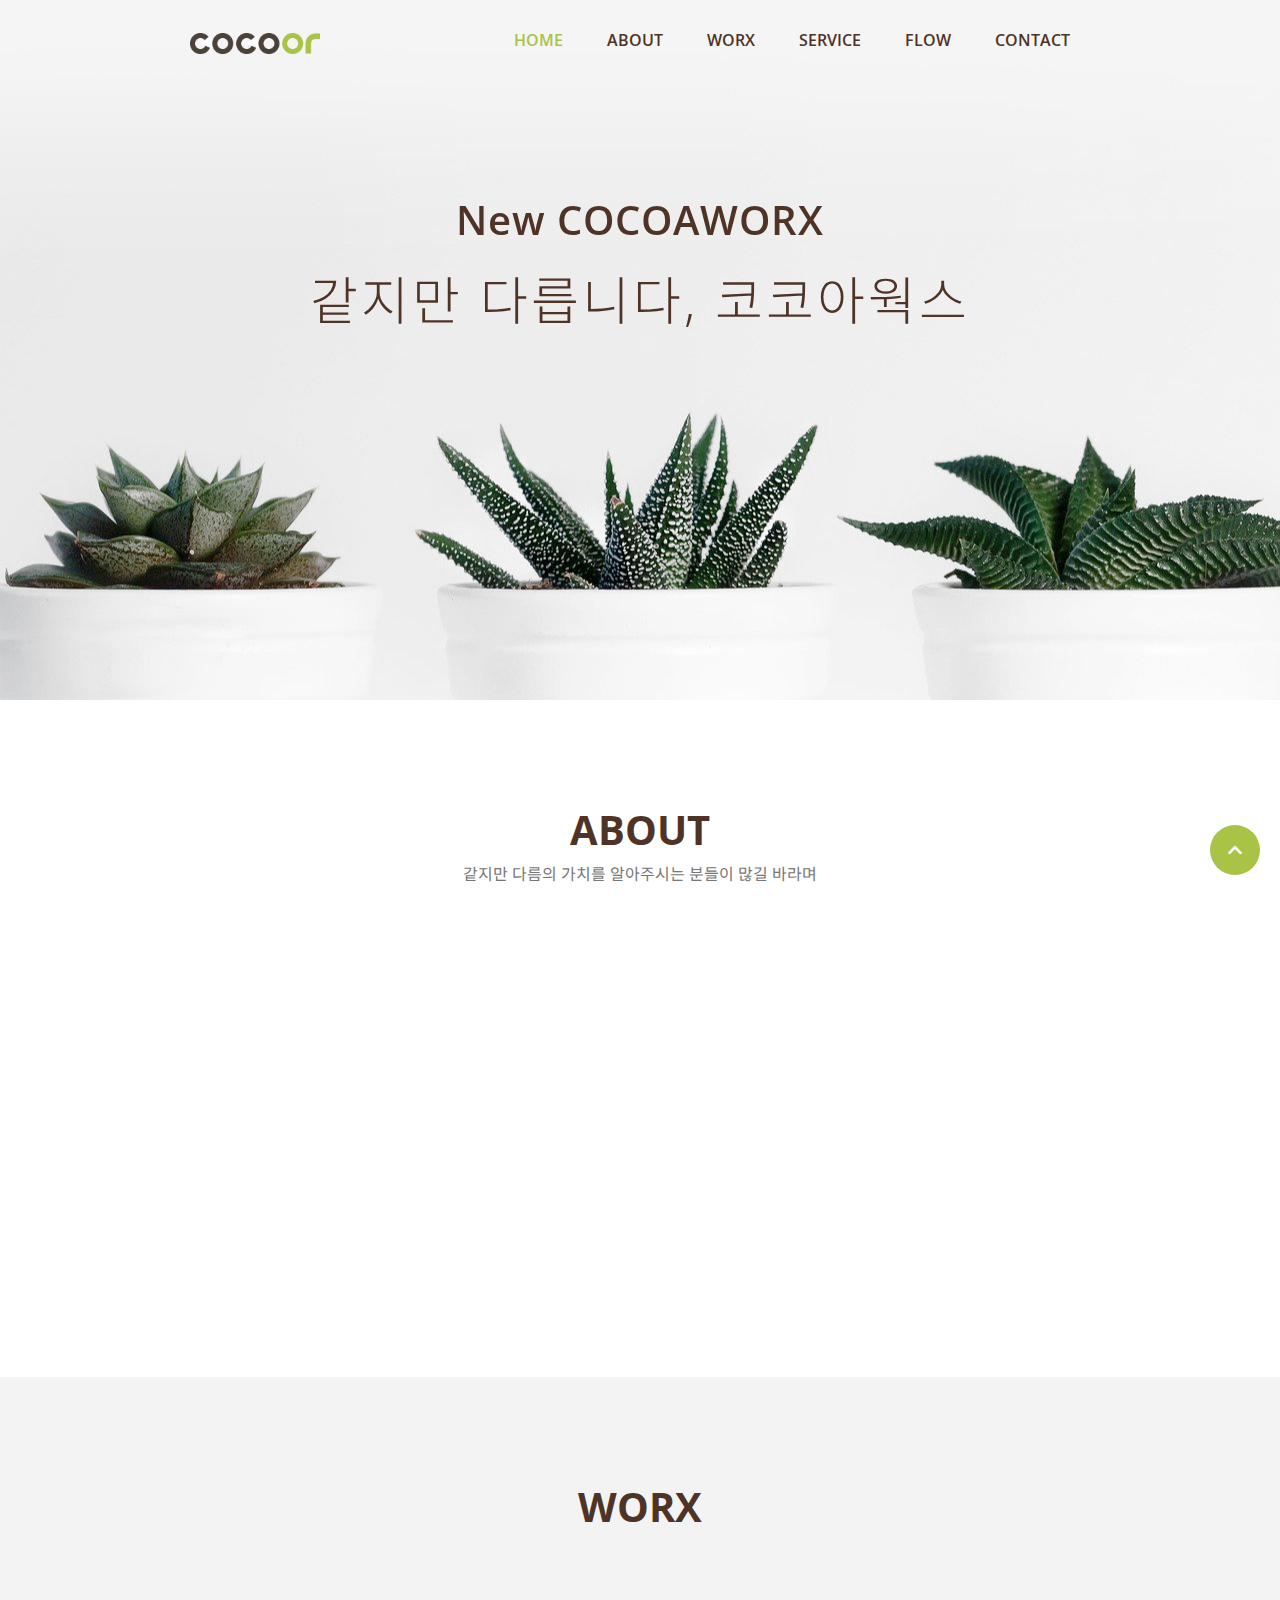
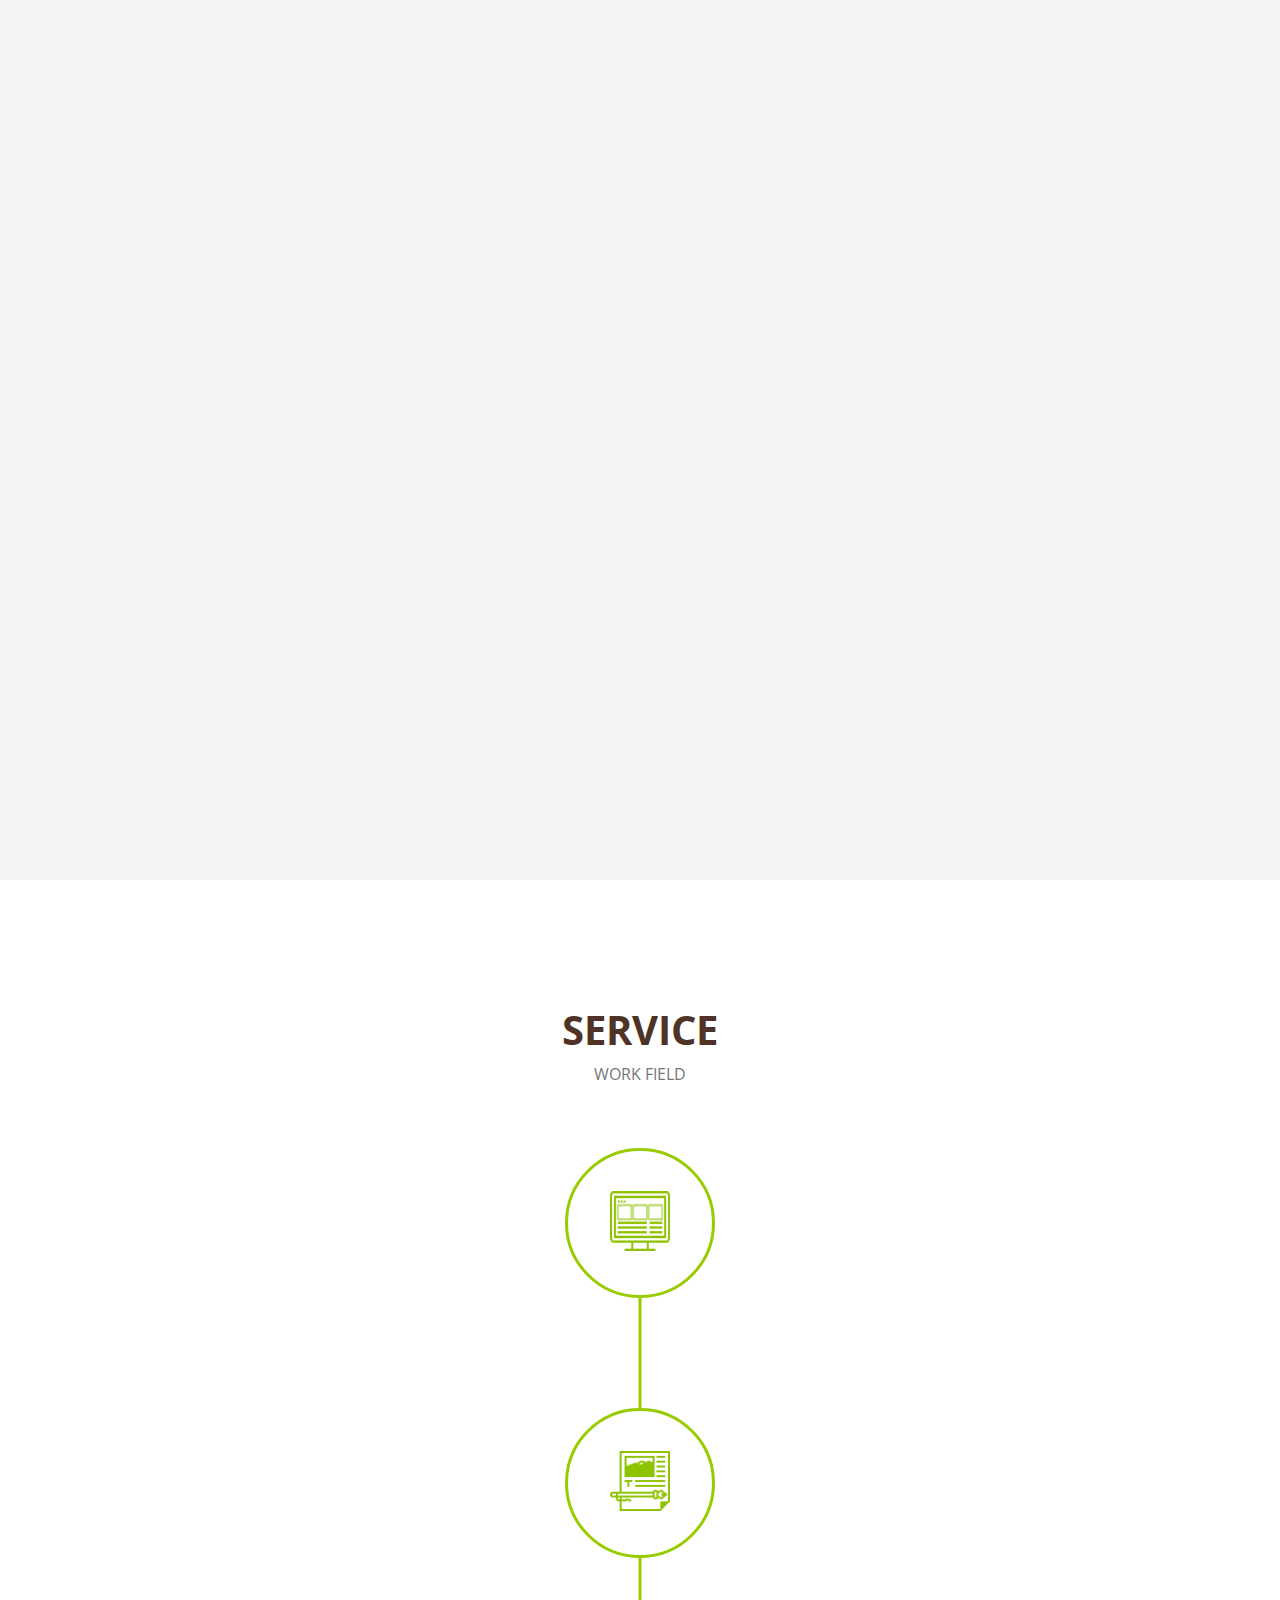
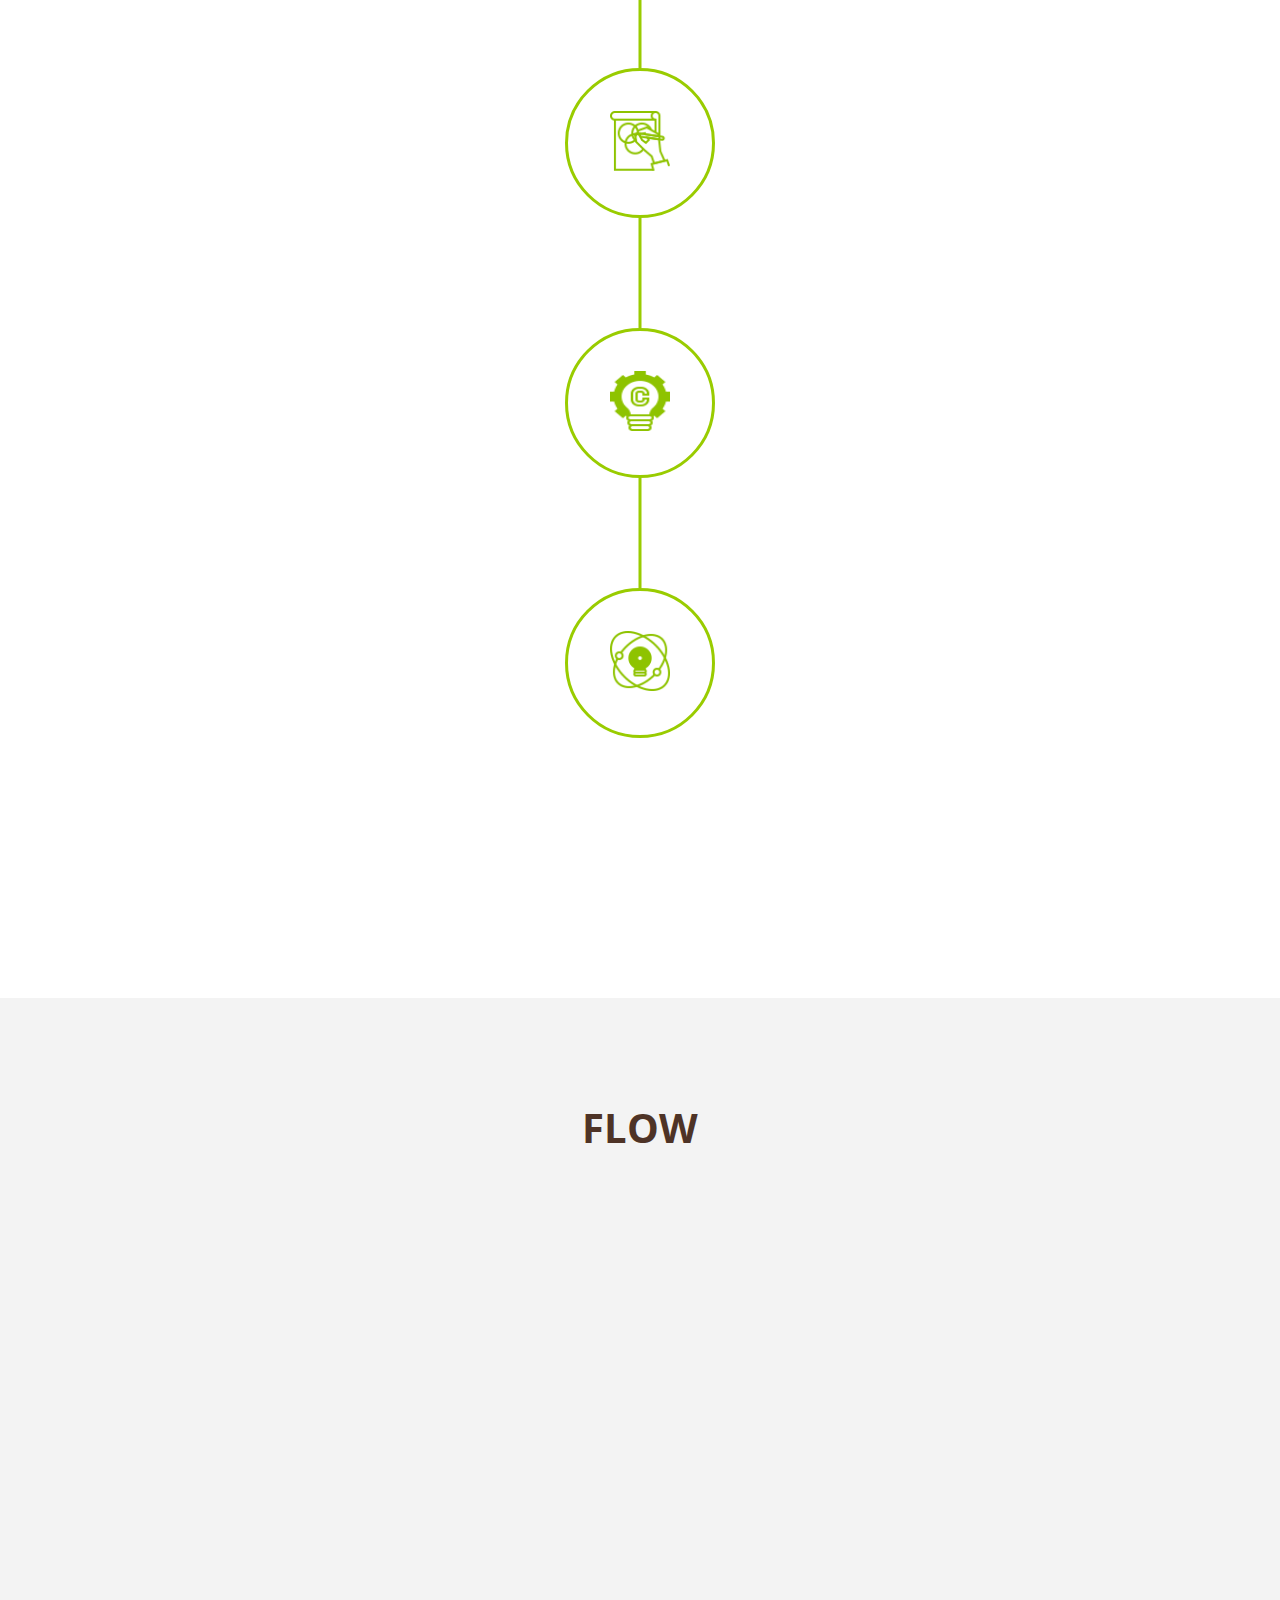
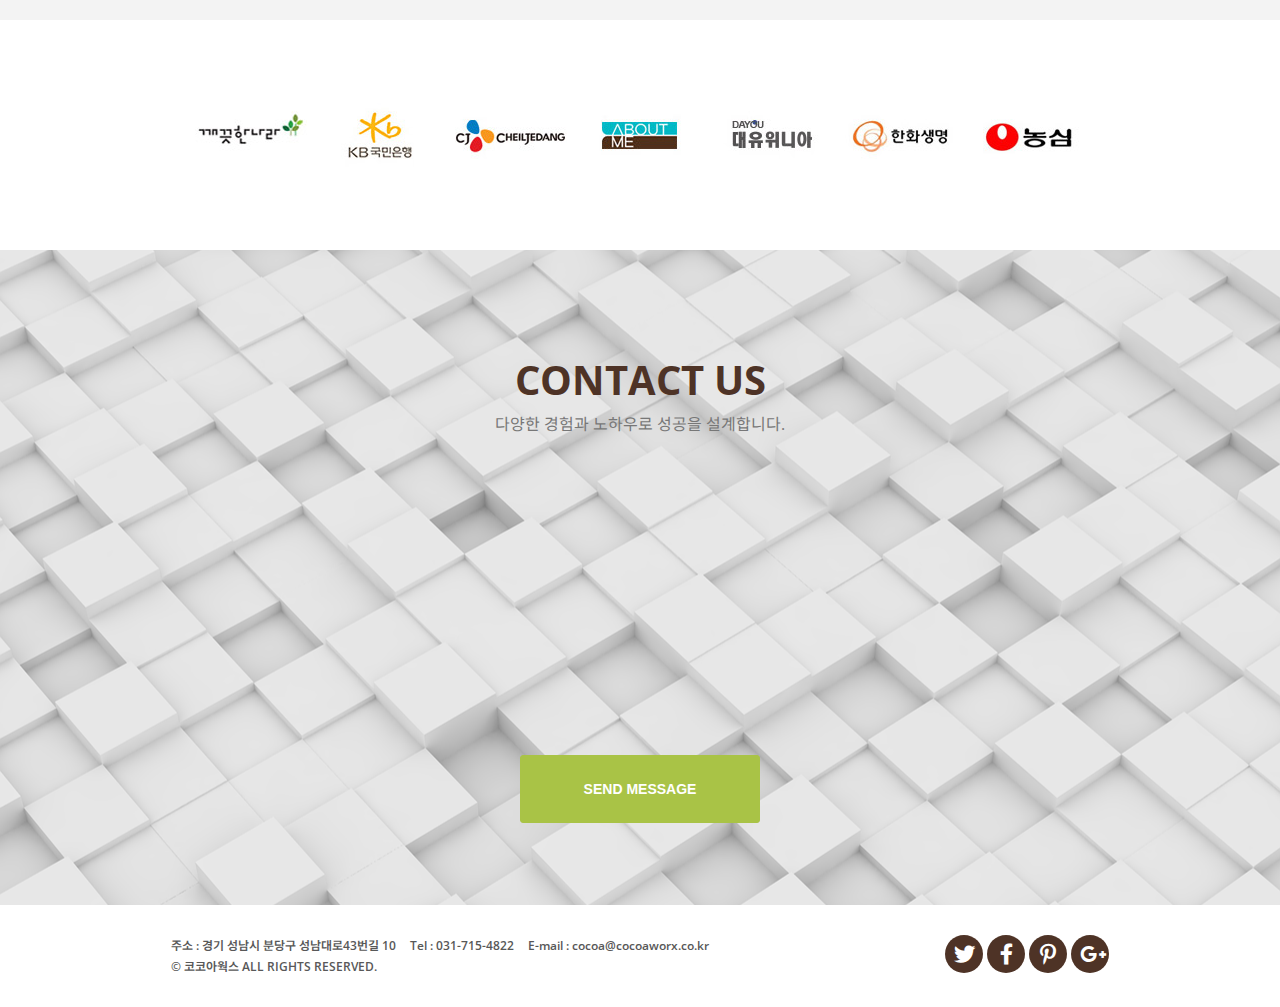
<file: project2/index.html>
﻿<!DOCTYPE html>
<html lang="ko">
<head>
<title>코코아웍스</title>
<meta charset="utf-8">
<meta http-equiv="X-UA-Compatible" content="IE=Edge">
<meta http-equiv="Content-Security-Policy" content="upgrade-insecure-requests">
<meta name="viewport" content="width=device-width, initial-scale=1.0, maximum-scale=1">
<link rel="icon" type="image/png" sizes="32x32" href="images/favicon-32x32.png">
<link rel="stylesheet" href="http://fonts.googleapis.com/css?family=Open+Sans:400,300,300italic,400italic,600,600italic,700,700italic,800,800italic">
<link rel="stylesheet" href="https://fonts.googleapis.com/css2?family=Montserrat:wght@400;600;700;800&family=Noto+Sans+KR:wght@300;400&display=swap" >
<link rel="stylesheet" href="https://fonts.googleapis.com/css2?family=Montserrat:wght@400;600;700;800&display=swap">
<link rel="stylesheet" href="https://cdnjs.cloudflare.com/ajax/libs/font-awesome/4.7.0/css/font-awesome.min.css">
<link rel="stylesheet" href="https://use.fontawesome.com/releases/v5.2.0/css/all.css">
<link rel="stylesheet" href="https://unpkg.com/aos@2.3.1/dist/aos.css">
<link rel="stylesheet" href="css/reset.css">
<link rel="stylesheet" href="css/style.css">
<script src="http://code.jquery.com/jquery-1.10.1.min.js"></script>
<script src="https://unpkg.com/aos@2.3.1/dist/aos.js"></script>
<script src="js/main.js"></script>
</head>

<body>
<div class="container">
	<header id="header">
		<div class="top">
			<div class="top_inner">
				<div class="logo">
					<h1><a href=""><img src="images/logo.png" alt="logo"></a></h1>
				</div>
				<div class="menu">
					<nav id="gnb">
						<ul>
							<li><a href="#header">HOME</a></li>
							<li><a href="#about">ABOUT</a></li>
							<li><a href="#worx">WORX</a></li>
							<li><a href="#service">SERVICE</a></li>
							<li><a href="#flow">FLOW</a></li>
							<li><a href="#contact">CONTACT</a></li>
						</ul>
					</nav>
				</div>
			</div>
		</div>
		<div class="inner">
			<div class="keytext">
				<p class="title" data-aos="fade-up" data-aos-delay="0">New COCOAWORX</p>
				<p class="desc" data-aos="fade-up" data-aos-delay="500">같지만 다릅니다,<br> 코코아웍스</p>
			</div>
		</div>
		<div class="mobile">
				<nav id="m_gnb">
					<ul>
						<li><a href="#header">HOME</a></li>
						<li><a href="#about">ABOUT</a></li>
						<li><a href="#worx">WORX</a></li>
						<li><a href="#service">SERVICE</a></li>
						<li><a href="#flow">FLOW</a></li>
						<li><a href="#contact">CONTACT</a></li>
					</ul>
				</nav>
			</div>
			<a class="tab" href=""><span>tab</span></a>
	</header>
	<section id="about">
		<div class="title">
			<h3>ABOUT</h3>
			<p>같지만 다름의 가치를 알아주시는 분들이<br class="br"> 많길 바라며</p>
		</div>
		<div class="list clearfix">
			<ul>
				<li data-aos="fade-up" data-aos-delay="0">
					<div class="image">
						<img src="images/about_icon01.png" alt="bus1">
					</div>
					<div class="desc">
						<p class="top">같지만 다릅니다, 코코아웍스</p>
						<p class="bottom">
							그 사람들은 생각했습니다.<br>
							만들더라도 다르게 만들 수 없을까?<br>
							같지만 다를 수 있는 회사가 되고,<br>
							같지만 다른 서비스를 제공하자는 마음으로<br>
							코코아웍스는 출발했습니다.
						</p>
					</div>
				</li>
				<li data-aos="fade-down" data-aos-delay="500">
					<div class="image">
						<img src="images/about_icon02.png" alt="bus2">
					</div>
					<div class="desc">
						<p class="top">고객 행복만큼 구성원 행복도</p>
						<p class="bottom">
							코코아웍스는 구성원이 행복하면<br>
							그 행복감이 고객에게 자연스럽게 전해지고<br>
							그것이 곧 고객 행복으로 이어지리라 믿습니다.<br>
							그렇게 구성원 행복과 고객 행복을<br>
							함께 이뤄나가고 싶습니다.
						</p>
					</div>
				</li>
				<li data-aos="fade-up" data-aos-delay="1000">
					<div class="image">
						<img src="images/about_icon03.png" alt="bus3">
					</div>
					<div class="desc">
						<p class="top">빠르게 보다 바르게</p>
						<p class="bottom">
							오랜 기간 이 분야에 몸을 담으며 내린 결론은, <br>
							모든 고객사는 급하다, 입니다.<br>
							그래서 빠듯한 일정에 맞추는 방법은<br>
							훤히 알고 있습니다.<br>
							조금만 미리 연락주세요!
						</p>
					</div>
				</li>
			</ul>
		</div>
	</section>
	<section id="worx">
		<div class="inner">
			<div class="title">
				<h3>WORX</h3>
			</div>
			<div class="list clearfix">
				<ul>
					<li data-aos="flip-left" data-aos-delay="0">
						<a href="">
							<div class="image">
								<img src="images/portfolio1.jpg" alt="po1">
							</div>
							<div class="desc">
								<p>더 포엠 역삼</p>
								<span>나의 우주가 고요해지는 시간</span>
							</div>
						</a>
					</li>
					<li data-aos="flip-right" data-aos-delay="200">
						<a href="">
							<div class="image">
								<img src="images/portfolio2.jpg" alt="po2">
							</div>
							<div class="desc">
								<p>고덕 아이파크 디어반</p>
								<span>하이앤드 라이프 오피스</span>
							</div>
						</a>
					</li>
					<li data-aos="flip-left" data-aos-delay="400">
						<a href="">
							<div class="image">
								<img src="images/portfolio3.jpg" alt="po3">
							</div>
							<div class="desc">
								<p>마석가구단지</p>
								<span>전국 최대규모 가구단지</span>
							</div>
						</a>
					</li>
					<li data-aos="flip-right" data-aos-delay="600">
						<a href="">
							<div class="image">
								<img src="images/portfolio4.jpg" alt="po4">
							</div>
							<div class="desc">
								<p>지엔하임</p>
								<span>라이프 스타일의 완성</span>
							</div>
						</a>
					</li>
					<li data-aos="flip-left" data-aos-delay="800">
						<a href="">
							<div class="image">
								<img src="images/portfolio5.jpg" alt="po5">
							</div>
							<div class="desc">
								<p>검산신도시 KR 법조타워</p>
								<span>법조타운 첫번째 투자에디션</span>
							</div>
						</a>
					</li>
					<li data-aos="flip-right" data-aos-delay="1000">
						<a href="">
							<div class="image">
								<img src="images/portfolio6.jpg" alt="po6">
							</div>
							<div class="desc">
								<p>DY MOTORS</p>
								<span>플랫폼형 미니 전기차 제조사</span>
							</div>
						</a>
					</li>
				</ul>
			</div>
		</div>
	</section>
	<section id="service">
		<div class="title">
			<h3>SERVICE</h3>
			<p>WORK FIELD</p>
		</div>
		<div class="content">
			<ul>
				<li>
					<div class="photo">
						<a href=""><img src="images/service_icon01.png" alt="service1"></a>
					</div>
					<div class="desc">
						<dl data-aos="fade" data-aos-delay="0">
							<dt>UI & UX Research & Plan</dt>
							<dd>최고의 사용성과 최상의 사용자 경험을 위해</dd>
						</dl>
					</div>
				</li>
				<li>
					<div class="photo">
						<a href=""><img src="images/service_icon02.png" alt="service2"></a>
					</div>
					<div class="desc">
						<dl data-aos="fade" data-aos-delay="100">
							<dt>Content Create & Coordinate</dt>
							<dd>웹사이트의 퀄리티 = 컨텐츠의 퀄리티</dd>
						</dl>
					</div>
				</li>
				<li>
					<div class="photo">
						<a href=""><img src="images/service_icon03.png" alt="service3"></a>
					</div>
					<div class="desc">
						<dl data-aos="fade" data-aos-delay="200">
							<dt>WEB Design</dt>
							<dd>사용성에 아름다움의 옷을 입히다</dd>
						</dl>
					</div>
				</li>
				<li>
					<div class="photo">
						<a href=""><img src="images/service_icon04.png" alt="service4"></a>
					</div>
					<div class="desc">
						<dl data-aos="fade" data-aos-delay="300">
							<dt>WEB Develop</dt>
							<dd>웹사이트 존재의 시작이자 끝</dd>
						</dl>
					</div>
				</li>
				<li>
					<div class="photo">
						<a href=""><img src="images/service_icon05.png" alt="service5"></a>
					</div>
					<div class="desc">
						<dl data-aos="fade" data-aos-delay="400">
							<dt>Maintenance</dt>
							<dd>웹사이트에 생명과 온기를</dd>
						</dl>
					</div>
				</li>
			</ul>
		</div>
	</section>
	<section id="flow">
		<div class="flow_inner">
			<div class="title">
				<h3>FLOW</h3>
			</div>
			<div class="list clearfix">
				<ul>
					<li data-aos="fade" data-aos-delay="0">
						<div class="work">
							<p><span>CO</span>MMUNICATE</p>
						</div>
						<div class="desc">
							<span>
								고객사와 소통합니다<br>
								마켓과 소통합니다<br>
								사용자와 소통합니다
							</span>
						</div>
					</li>
					<li data-aos="fade" data-aos-delay="0">
						<div class="work">
							<p><span>CO</span>NCENTRATE</p>
						</div>
						<div class="desc">
							<span>
								소통의 결과에 집중합니다<br>
								소통의 결과를 농축합니다<br>
							</span>
						</div>
					</li>
					<li data-aos="fade" data-aos-delay="0">
						<div class="work">
							<p><span>A</span>NSWER</p>
						</div>
						<div class="desc">
							<span>
								고객사에 해답을 제시합니다<br>
								시장 환경과 변화에 반응합니다<br>
								사용자의 니즈에 응답합니다
							</span>
						</div>
					</li>
				</ul>
			</div>
		</div>
		<div class="signature">
			<ul>
				<li><a href=""><img src="images/signature1.jpg" alt="sig1"></a></li>
				<li><a href=""><img src="images/signature2.jpg" alt="sig2"></a></li>
				<li><a href=""><img src="images/signature3.jpg" alt="sig3"></a></li>
				<li><a href=""><img src="images/signature4.jpg" alt="sig4"></a></li>
				<li><a href=""><img src="images/signature5.jpg" alt="sig5"></a></li>
				<li><a href=""><img src="images/signature6.jpg" alt="sig6"></a></li>
				<li><a href=""><img src="images/signature7.jpg" alt="sig7"></a></li>
			</ul>
		</div>
	<section id="contact">
		<div class="inner">
			<div class="title">
				<h3>CONTACT US</h3>
				<p>다양한 경험과 노하우로 성공을 설계합니다.</p>
			</div>
			<form action="">
				<div class="form clearfix">
					<div class="left" data-aos="fade-right" data-aos-delay="0">
						<input type="text" value="" placeholder="YOUR NAME*" class="name">
						<input type="email" value="" placeholder="YOUR E-MAIL*" class="email">
						<input type="text" value="" placeholder="SUBJECT*" class="subject">
					</div>
					<div class="right" data-aos="fade-left" data-aos-delay="0">
						<textarea class="message" placeholder="YOUR MESSAGE*"></textarea>
					</div>
					<div class="bottom">
						<input type="submit" value="SEND MESSAGE" class="submit">
					</div>
				</div>
			</form>
		<div>
	</section>
	<footer id="footer">
		<div class="inner">
			<div class="copylight">
				<span>주소 : 경기 성남시 분당구 성남대로43번길 10</span>
				<span>Tel : 031-715-4822</span>
				<span>E-mail :  cocoa@cocoaworx.co.kr</span>
				<p>© 코코아웍스 ALL RIGHTS RESERVED.</p>
			</div>
			<div class="icon">
				<ul>
					<li><a href=""><i class="fab fa-twitter fa-lg"></i></a></li>
					<li><a href=""><i class="fab fa-facebook-f fa-lg"></i></a></li>
					<li><a href=""><i class="fab fa-pinterest-p fa-lg"></i></a></li>
					<li><a href=""><i class="fab fa-google-plus-g fa-lg"></i></a></li>
				</ul>
			</div>
		</div>
		<div class="up">
				<a href=""><i class="fas fa-chevron-up"></i></a>
		</div>
	</footer>
	<div class="dim"></div>
</div>
</body>
</html>
</file>
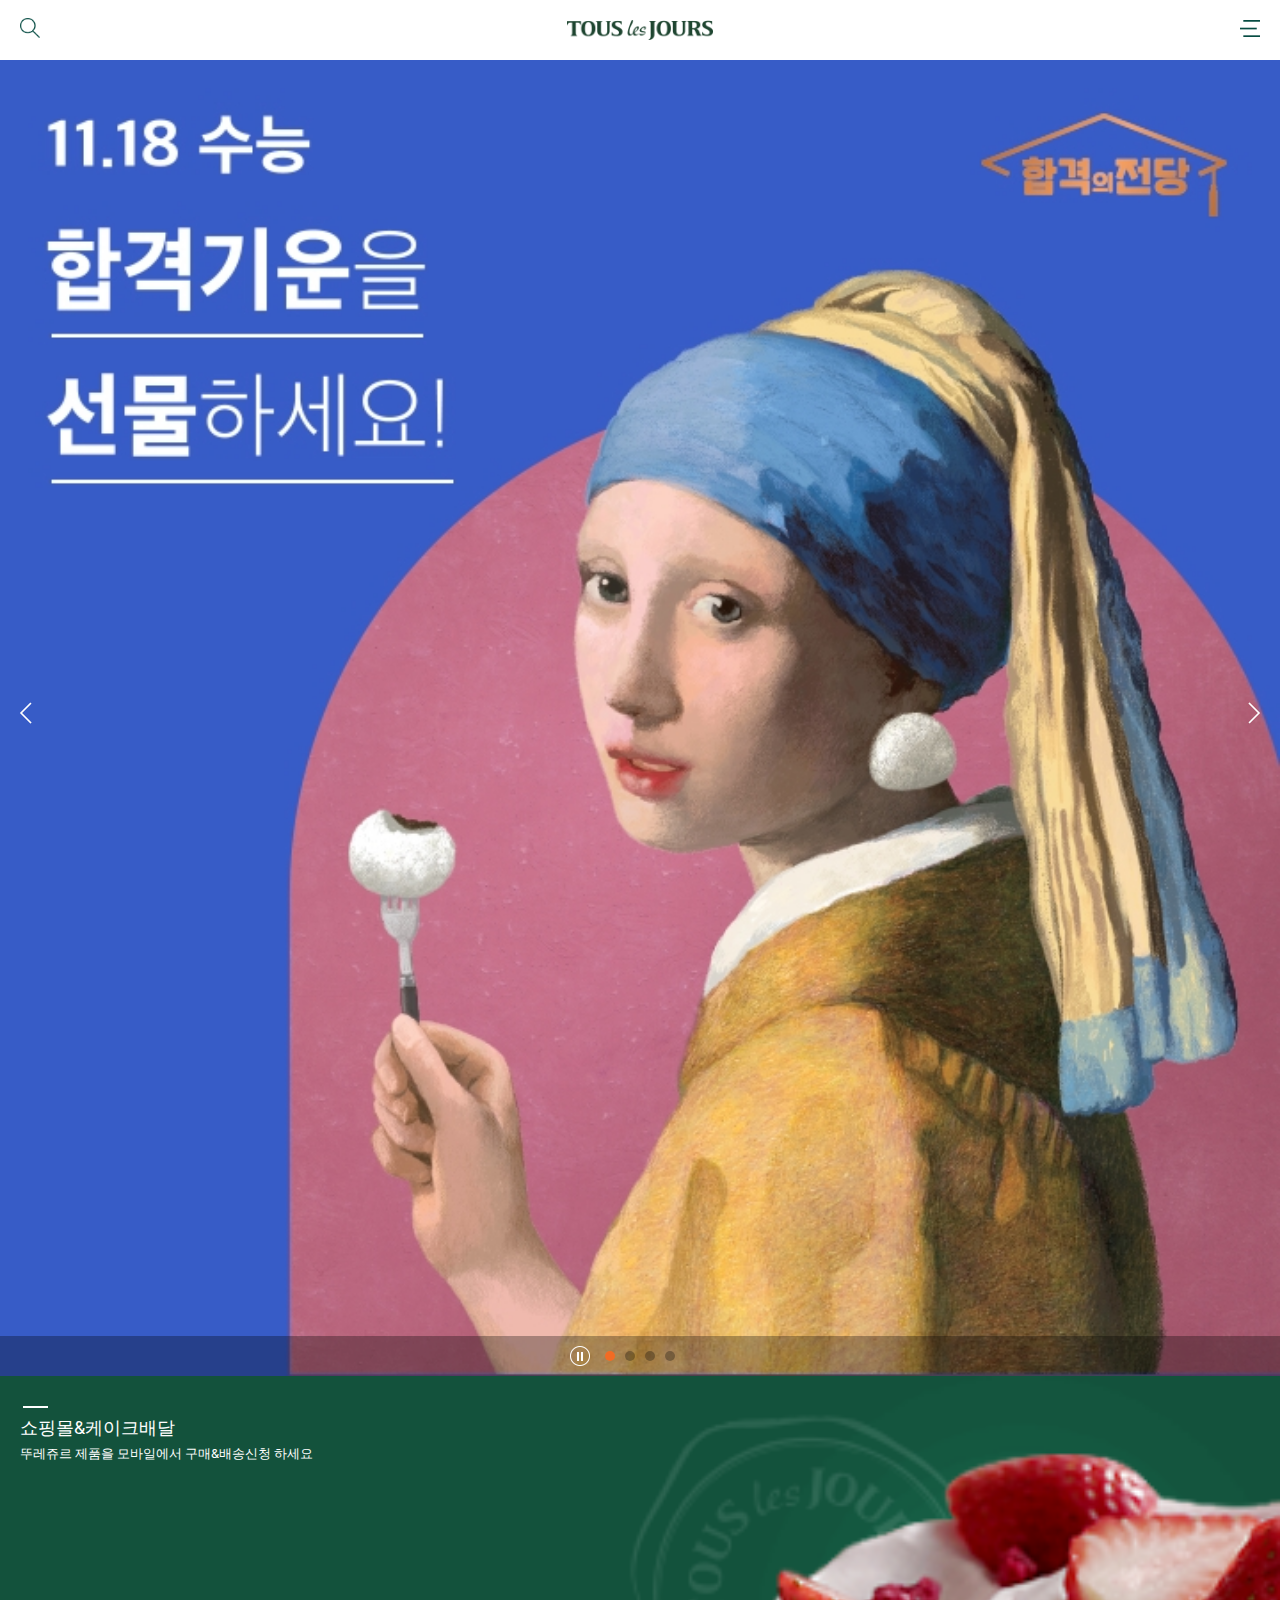
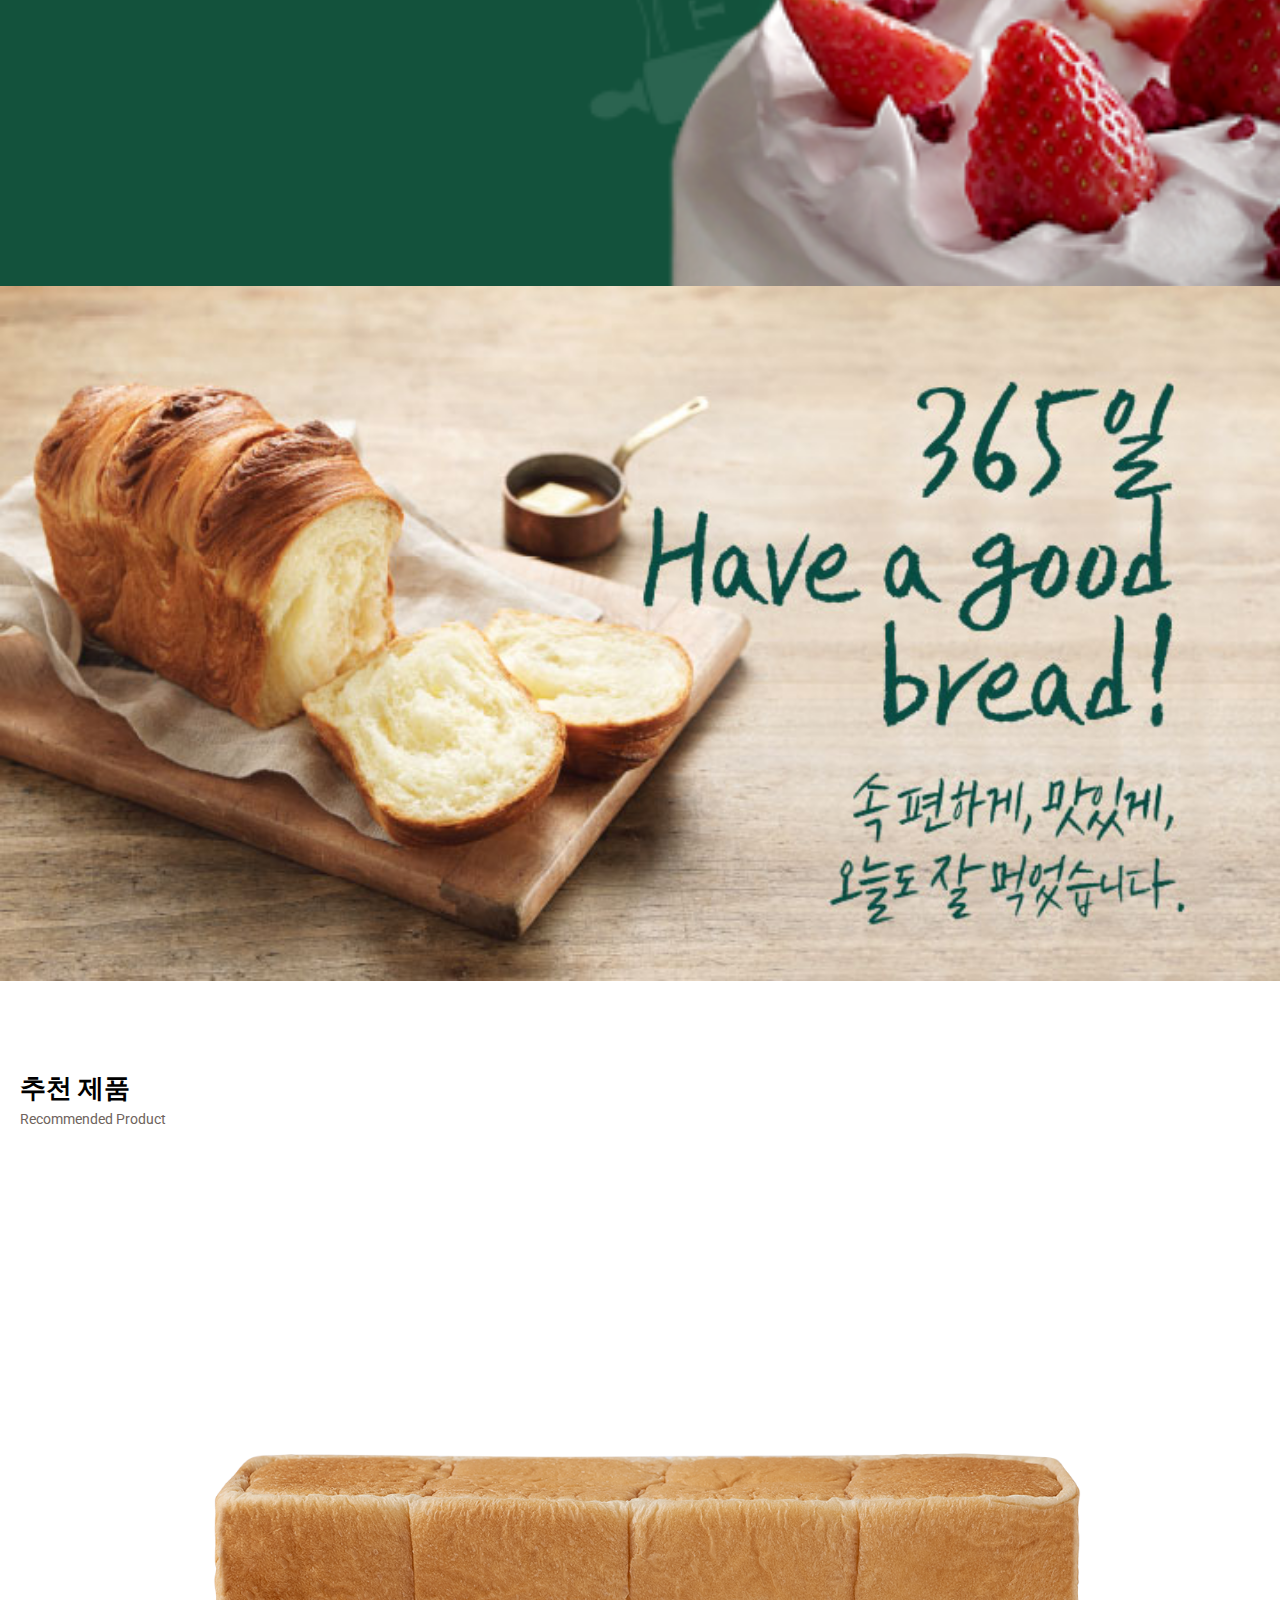
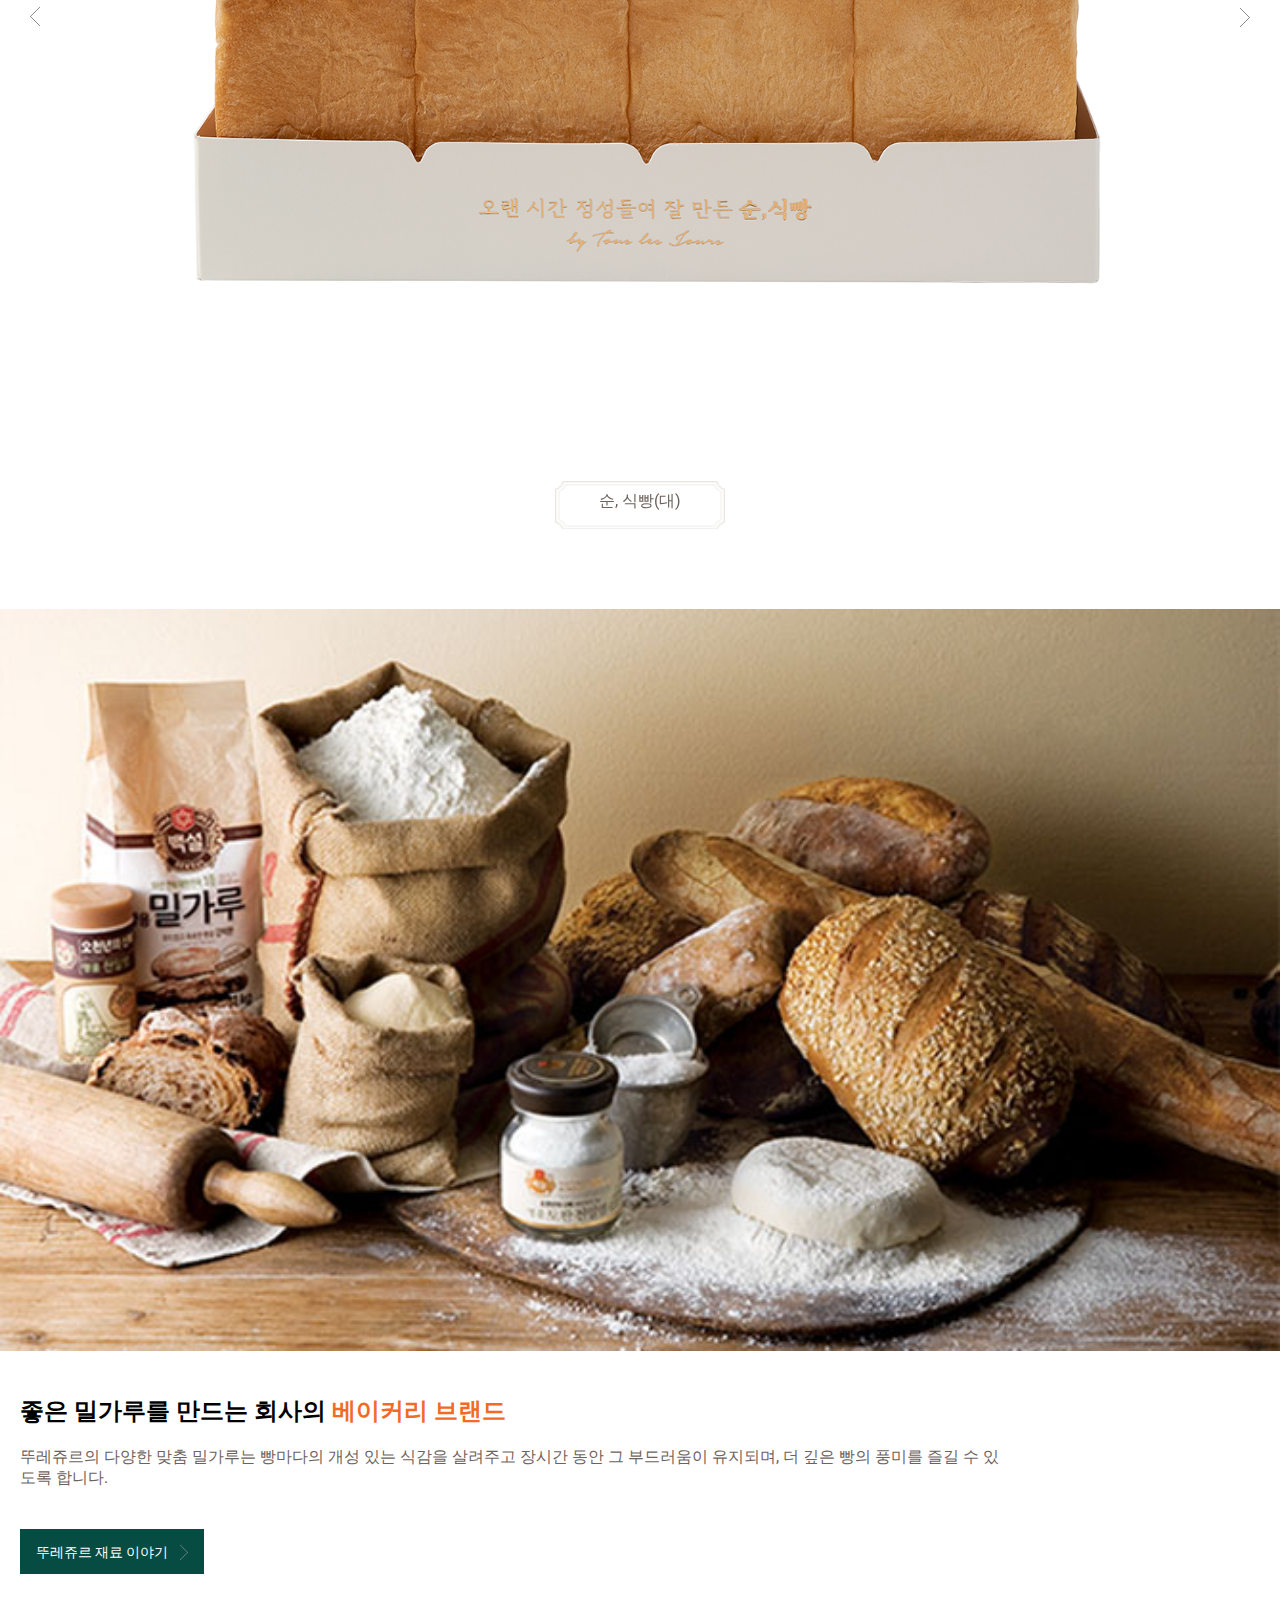
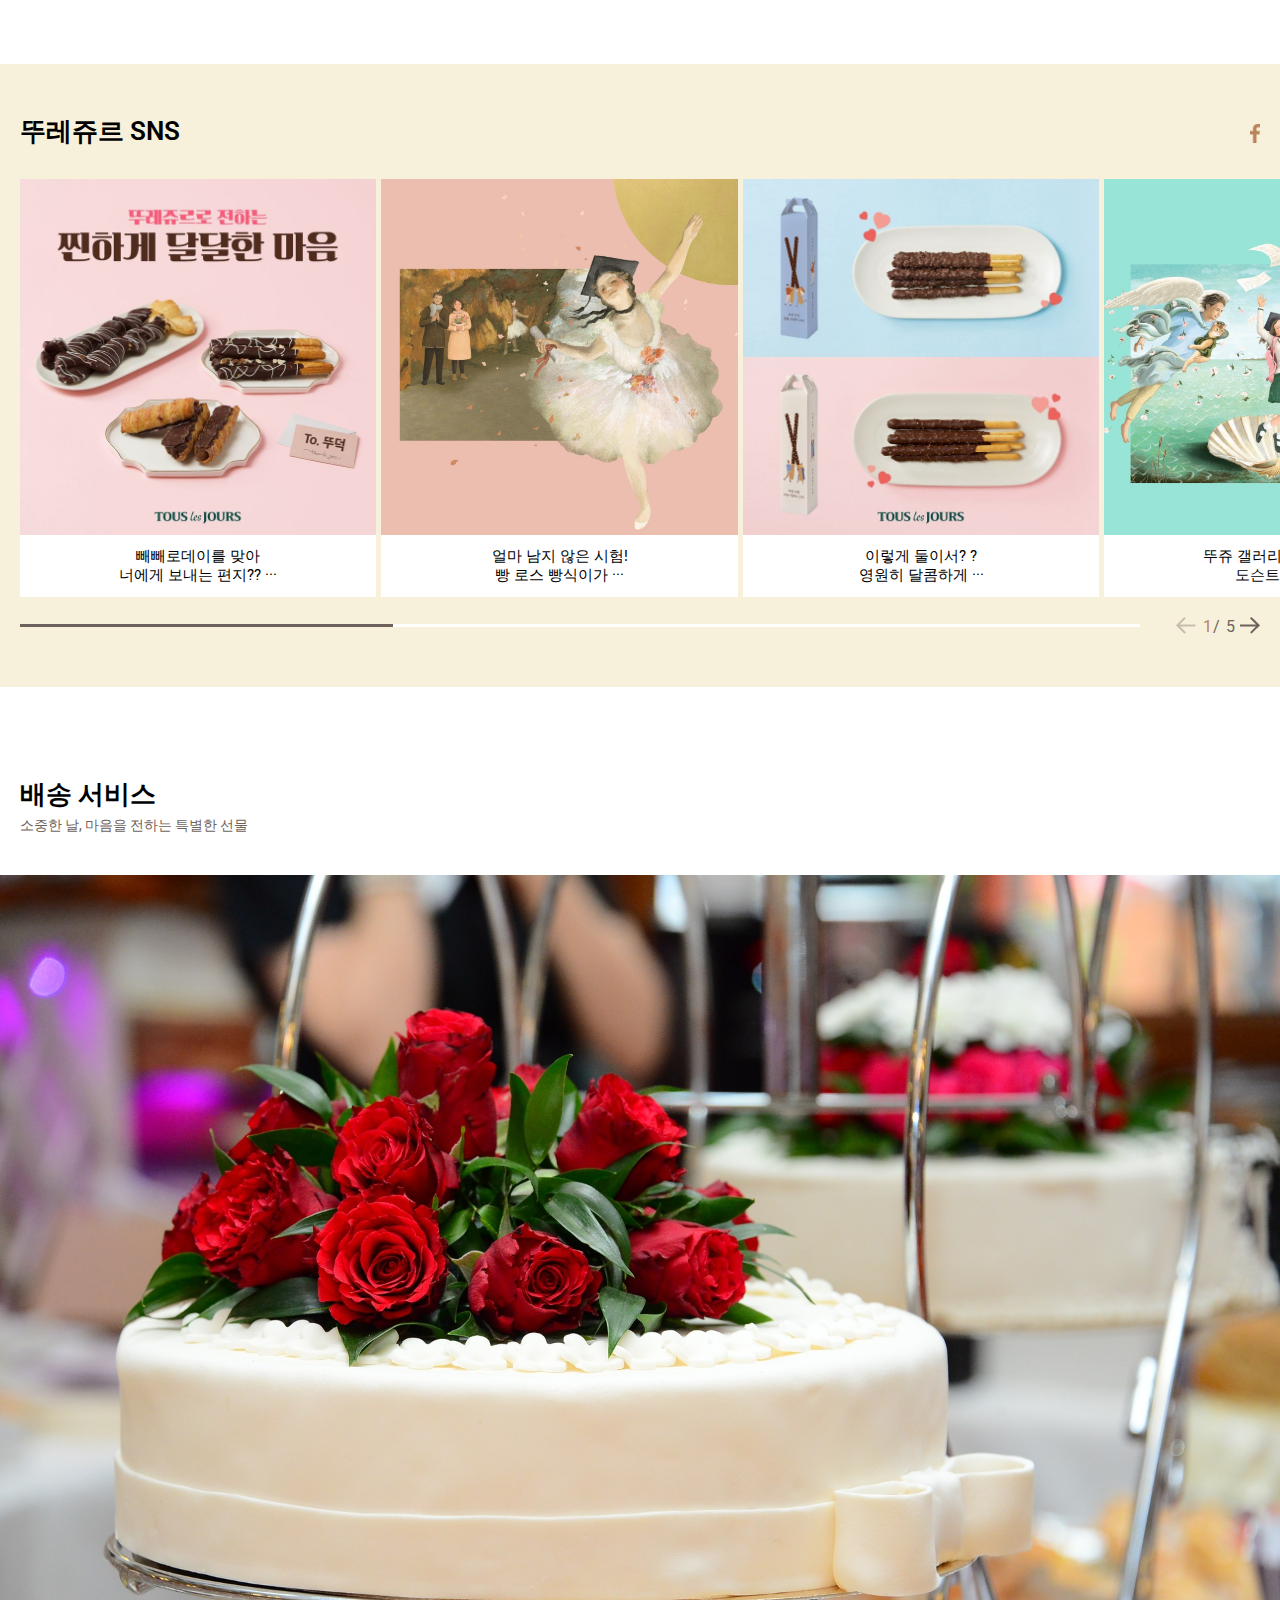
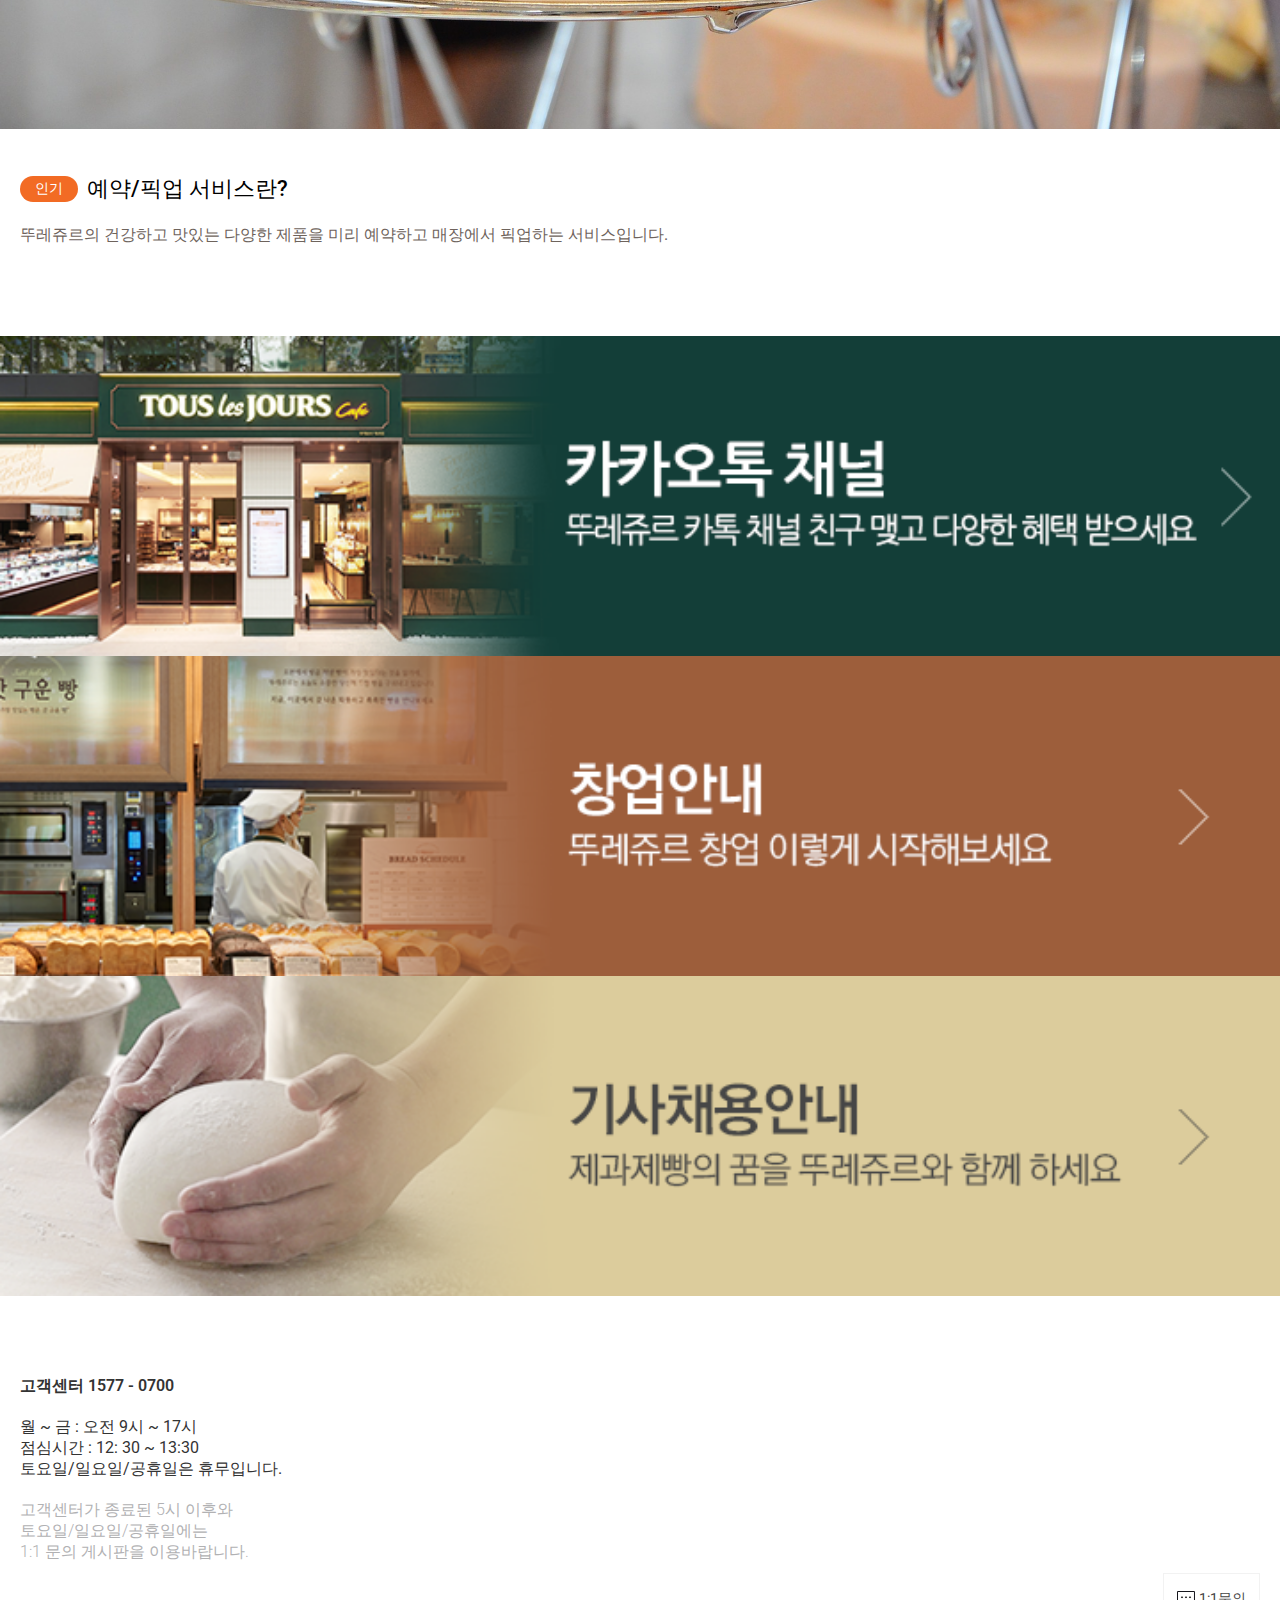
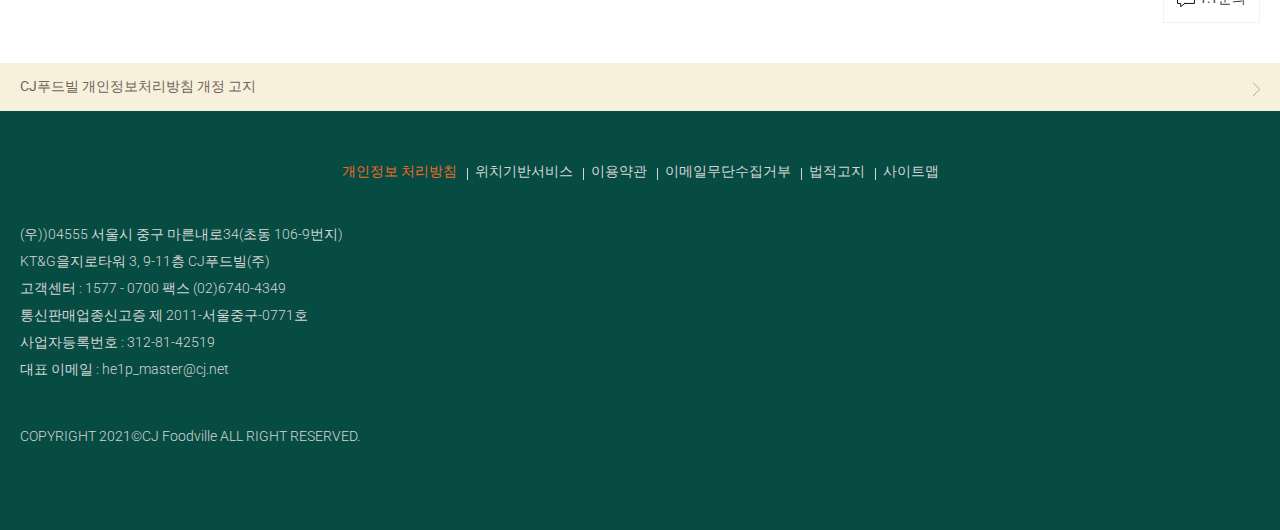
<file: project1/mobile/index.html>
<!DOCTYPE html>
<html lang="ko">
<head>
<title>뚜레쥬르 - 오랜 시간 정성들여 잘 만든 순,식빵</title>
<meta charset="UTF-8">
<meta http-equiv="Content-Security-Policy" content="upgrade-insecure-requests">
<meta name="viewport" content="width=device-width, initial-scale=1.0, maximum-scale=1">
<link rel="SHORTCUT ICON" href="images/favicon.ico">
<link rel="stylesheet" href="http://fonts.googleapis.com/css?family=Open+Sans:400,300,600,700,800&display=swap">
<link rel="stylesheet" href="https://fonts.googleapis.com/css2?family=Roboto:wght@100;300;400;500;700;900&display=swap">
<link rel="stylesheet" href="https://use.fontawesome.com/releases/v5.2.0/css/all.css">
<link rel="stylesheet" href="https://unpkg.com/swiper/swiper-bundle.min.css">
<link rel="stylesheet" href="css/style.css">
<script src="http://code.jquery.com/jquery-1.10.1.min.js"></script>
<script src="https://unpkg.com/swiper/swiper-bundle.min.js"></script>
<script src="js/main.js"></script>
</head>

<body>
<div class="wrapper">
	<header id="header">
		<div class="inner">
			<div class="search">
				<a href=""><img src="images/search.png" alt="search"></a>
			</div>
			<div class="logo">
				<a href=""><h1><img src="images/logo.png" alt="logo"></h1></a>
			</div>
			<div class="tabs">
				<a href=""><img src="images/tabs.png" alt="tabs"></a>
			</div>
		</div>
	</header>
	<div class="floating_menu">
		<div class="utils">
			<div class="top">
				<div class="utils_desc">
					<span>로그인해주세요.</span>
				</div>
				<a href=""><img src="images/close.png" alt="close"></a>
			</div>
			<div class="bottom">
				<ul>
					<li><a href="">로그인</a></li>
					<li><a href="">장바구니</a></li>
					<li><a href="">선물하기</a></li>
				</ul>
			</div>
		</div>
		<div class="write">
			<div class="write_desc">
				<p>안녕하세요.<br>뚜레쥬르 입니다.</p>
			</div>
			<div class="image"><img src="images/logo2.png" alt="logo2"></div>
		</div>
		<nav id="gnb">
			<ul>
				<li>
					<a href="">브랜드 스토리</a>
					<ul>
						<li><a href="">브랜드 스토리</a></li>
						<li><a href="">뚜레쥬르 광고</a></li>
						<li><a href="">뚜레쥬르 재료 이야기</a></li>
						<li><a href="">글로벌 뚜레쥬르</a></li>
						<li><a href="">뚜레쥬르 착한빵</a></li>
						<li><a href="">뉴스 & 공지사항</a></li>
					</ul>
				</li>
				<li>
					<a href="">새로워진 뚜레쥬르</a>
					<ul>
						<li><a href="">New 뚜레쥬르 살펴보기</a></li>
						<li><a href="">건강한 데일리 베이커리</a></li>
					</ul>
				</li>
				<li>
					<a href="">제품안내</a>
					<ul>
						<li><a href="">신제품</a></li>
						<li><a href="">빵</a></li>
						<li><a href="">케이크</a></li>
						<li><a href="">델리</a></li>
						<li><a href="">선물</a></li>
						<li><a href="">디저트&스낵</a></li>
						<li><a href="">음료</a></li>
					</ul>
				</li>
				<li>
					<a href="">이벤트&할인혜택</a>
					<ul>
						<li><a href="">진행중인 이벤트</a></li>
						<li><a href="">이벤트 당첨자</a></li>
						<li><a href="">CJ ONE멤버십</a></li>
						<li><a href="">제휴혜택</a></li>
					</ul>
				</li>
				<li>
					<a href="">쇼핑몰&케이크 배달신청</a>
					<ul>
						<li><a href="">예약/픽업서비스</a></li>
						<li><a href="">케이크 배달신청</a></li>
					</ul>
				</li>
				<li>
					<a href="">창업안내</a>
					<ul>
						<li><a href="">안내페이지</a></li>
					</ul>
				</li>
				<li>
					<a href="">기사 채용안내</a>
					<ul>
						<li><a href="">안내페이지</a></li>
					</ul>
				</li>
				<li>
					<a href="">매장안내</a>
					<ul>
						<li><a href="">매장안내</a></li>
					</ul>
				</li>
				<li>
					<a href="">고객센터</a>
					<ul>
						<li><a href="">FAQ</a></li>
						<li><a href="">온라인 상담</a></li>
						<li><a href="">온라인 상담 내역</a></li>
					</ul>
				</li>
			</ul>
		</nav>
	</div>
	<div class="main_slider">
		<div class="swiper-container mainSwiper">
			<div class="swiper-wrapper">
				<div class="swiper-slide"><a href=""><img src="images/banner1.jpg" alt="banner1"></a></div>
				<div class="swiper-slide"><a href=""><img src="images/banner2.jpg" alt="banner2"></a></div>
				<div class="swiper-slide"><a href=""><img src="images/banner3.jpg" alt="banner3"></a></div>
				<div class="swiper-slide"><a href=""><img src="images/banner4.jpg" alt="banner4"></a></div>
			</div>
			<div class="swiper-pagination"></div>
		</div>
		<div class="controller">
			<ul>
				<li><a href="" class="prev">previous</a></li>
				<li><a href="" class="next">next</a></li>
				<a href="" id="pause_play" class="pause">pause</a>
			</ul>
		</div>
	</div>
	<div class="banner_top">
		<a href="">
			<div class="image">
				<img src="images/banner.png" alt="banner">
			</div>
			<div class="desc">
				<p class="title">쇼핑몰&케이크배달</p>
				<p>뚜레쥬르 제품을 모바일에서 구매&배송신청 하세요</p>
			</div>
		</a>
	</div>
	<div class="banner_bottom">
		<a href=""><img src="images/banner5.jpg" alt="banner5"></a>
	</div>
	<section id="content">
		<div class="list">
			<div class="title">
				<h2>추천 제품</h2>
				<p>Recommended Product</p>
			</div>
			<div class="content_slider">
				<div class="swiper-container content_mainSwiper">
					<div class="swiper-wrapper">
						<div class="swiper-slide">
							<a href=""><img src="images/product1.png" alt="product1"></a>
							<div class="con_name">
								<span>순, 식빵(대)</span>
							</div>
						</div>
						<div class="swiper-slide">
							<a href=""><img src="images/product2.png" alt="product2"></a>
							<div class="con_name">
								<span>진한 쌀 크림빵</span>
							</div>
						</div>
						<div class="swiper-slide">
							<a href=""><img src="images/product3.png" alt="product3"></a>
							<div class="con_name">
								<span>초코칩스콘</span>
							</div>
						</div>
						<div class="swiper-slide">
							<a href=""><img src="images/product4.png" alt="product4"></a>
							<div class="con_name">
								<span>소금버터롤</span>
							</div>
						</div>
					</div>
				</div>
				<div class="controller">
					<ul>
						<li><a href="" class="prev">previous</a></li>
						<li><a href="" class="next">next</a></li>
					</ul>
				</div>
			</div>
		</div>
		<div class="brand">
			<div class="prod">
				<img src="images/bread.jpg" alt="bread">
			</div>
			<div class="desc">
				<div class="title">
					<h2>좋은 밀가루를 만드는 회사의 <span>베이커리 브랜드</span></h2>
				</div>
				<div class="content">
					<p>
						뚜레쥬르의 다양한 맞춤 밀가루는 
						빵마다의 개성 있는 식감을 살려주고 
						장시간 동안 그 부드러움이 유지되며, 
						더 깊은 빵의 풍미를 즐길 수 있도록 합니다.
					</p>
				</div>
				<div class="story">
					<a href="">
						<p class="btn">뚜레쥬르 재료 이야기</p>
						<img src="images/arrow_r_d.png" alt="arrow_r_d">
					</a>
				</div>
			</div>
		</div>
		<div class="sns">
			<div class="inner">
				<div class="top">
					<div class="title">
						<h2>뚜레쥬르 SNS</h2>
					</div>
					<a href="" class="ico"><img src="images/facebook.png" alt="facebook"></a>
				</div>
				<div class="sns_slider">
					<div class="swiper-container">
						<div class="swiper-wrapper">
							<div class="swiper-slide">
								<a href=""><img src="images/sns1.jpg" alt="sns1"></a>
								<div class="label">
									<p>
										빼빼로데이를 맞아<br>
										너에게 보내는 편지?? ···
									</p>
								</div>
							</div>
							<div class="swiper-slide">
								<a href=""><img src="images/sns2.jpg" alt="sns2"></a>
								<div class="label">
									<p>
										얼마 남지 않은 시험!<br>
										빵 로스 빵식이가 ···
									</p>
								</div>
							</div><div class="swiper-slide">
								<a href=""><img src="images/sns3.jpg" alt="sns3"></a>
								<div class="label">
									<p>
										이렇게 둘이서? ?<br>
										영원히 달콤하게 ···
									</p>
								</div>
							</div><div class="swiper-slide">
								<a href=""><img src="images/sns4.jpg" alt="sns4"></a>
								<div class="label">
									<p>
										뚜쥬 갤러리와 함께하는<br>
										도슨트 투어 ···
									</p>
								</div>
							</div><div class="swiper-slide">
								<a href=""><img src="images/sns5.jpg" alt="sns5"></a>
								<div class="label">
									<p>
										이곳은 합격의<br>
										카페테라스! ···
									</p>
								</div>
							</div>
						</div>
						<div class="swiper-button-next"></div>
						<div class="swiper-button-prev"></div>
						<div class="swiper-pagination"></div>
						<div class="cunt">
							<span class="num">1</span><span class="tot">5</span>
						</div>
					</div>
				</div>
			</div>
		</div>
		<div class="service">
			<div class="title">
				<h2>배송 서비스</h2>
				<p>소중한 날, 마음을 전하는 특별한 선물</p>
			</div>
			<div class="prod">
				<img src="images/cake1.jpg" alt="cake">
			</div>
			<div class="content">
				<span>인기</span>
				<p class="con_title">예약/픽업 서비스란?</p>
				<p class="desc">
					뚜레쥬르의 건강하고 맛있는 다양한 제품을 
					미리 예약하고 매장에서 픽업하는 서비스입니다.
				</p>
			</div>
		</div>
		<div class="banner_zone">
			<ul>
				<li><a href=""><img src="images/banner6.png" alt="banner6"></a></li>
				<li><a href=""><img src="images/banner7.png" alt="banner7"></a></li>
				<li><a href=""><img src="images/banner8.png" alt="banner8"></a></li>
			</ul>
		</div>
		<div class="center">
			<p class="number">고객센터  1577 - 0700</p>
			<p class="date">
				월 ~ 금 : 오전 9시 ~ 17시<br>
				점심시간 :  12: 30 ~  13:30<br>
				토요일/일요일/공휴일은 휴무입니다.
			</p>
			<p class="guide">
				고객센터가 종료된 5시 이후와<br>
				토요일/일요일/공휴일에는<br>
				1:1 문의 게시판을 이용바랍니다.
			</p>
			<a href="" class="question">
				<img src="images/ico.png" alt="ico">
				<span>1:1문의</span>
			</a>
		</div>
		<div class="notice">
			<a href="">
				<div class="notice_desc">
					<p>CJ푸드빌 개인정보처리방침 개정 고지</p>
				</div>
				<div class="arrow">
					<img src="images/arrow_r_d.png" alt="arrow_r_d">
				</div>
			</a>
		</div>
	</section>
	<footer id="footer">
		<div class="inner">
			<div class="top">
				<ul>
					<li>
						<a href=""><span>개인정보 처리방침</span></a>
					</li>
					<li>
						<a href="">위치기반서비스</a>
					</li>
					<li>
						<a href="">이용약관</a>
					</li>
					<li>
						<a href="">이메일무단수집거부</a>
					</li>
					<li>
						<a href="">법적고지</a>
					</li>
					<li>
						<a href="">사이트맵</a>
					</li>
				</ul>
			</div>
			<div class="bottom">
				<p class="adress">
					(우))04555 서울시 중구 마른내로34(초동 106-9번지)<br>
					KT&G을지로타워 3, 9-11층 CJ푸드빌(주)<br>
					고객센터 : 1577 - 0700  팩스 (02)6740-4349<br>
					통신판매업종신고증 제 2011-서울중구-0771호<br>
					사업자등록번호 : 312-81-42519<br>
					대표 이메일 : he1p_master@cj.net
				</p>
				<p class="copyright">
					COPYRIGHT 2021©CJ Foodville ALL RIGHT RESERVED.
				</p>
			</div>
		</div>
	</footer>
	<div class="dim">
	</div>
</div>
</body>
</file>
<file: project2/css/style.css>
@charset "utf-8";

.clearfix::before, .clearfix::after {
	content: "";
	display: block;
}
.clearfix::after {
	clear: both;
}

/* header */

#header {
	position: relative;
	height: 43.75em;
	background: url(../images/keyvisual.jpg) no-repeat center;
}
#header .inner {
	position: absolute;
	left: 50%;
	top:0;
	width: 915px;
	transform: translateX(-50%);
}
#header .top {
	position: absolute;
	width: 100%;
	z-index: 50;
	height: 80px;
	transition: background-color 0.3s, transform 0.4s;
}
#header .top.active {
	position: fixed;
	background-color: rgba(192, 192, 192, 0.26);
	transform: translateY(0);
}
#header .top .top_inner {
	position: absolute;
	left: 50%;
	top: 0;
	z-index: 90;
	margin-left: -450px;
	width: 900px;
	height: 70px;
	line-height: 70px;
}
#header .top .top_inner .logo {
	float: left;
}
#header .top .top_inner .logo a {
	display: block;
	line-height: 80px;
}
#header .top .top_inner .logo a img {
	vertical-align: middle;
	width: 130px;
}
#gnb {
	float: right;
}
#gnb li {
	display: inline-block;
}
#gnb li a {
	display: block;
	padding: 0 20px;
	line-height: 80px;
	color: #4e3326;
	font-size: 1em;
	font-weight: 600;
	transition: color 0.2s;
}
#gnb li a:hover,
#gnb li a.on {
	color: #a9c346;
}
#header .inner .keytext {
	text-align: center;
	margin-top: 12.5em;
}
#header .inner .keytext .title {
	color: #4e3326;
	font-size: 2.5em;
	font-weight: 600;
	letter-spacing: 1px;
	margin-bottom: 30px;
}
#header .inner .keytext .desc {
	color: #4e3326;
	font-size: 3.25em;
	font-weight: 300;
	letter-spacing: 3px;
	line-height: 60px;
	margin-bottom: 50px;
}
#header .inner .keytext .desc br {
	display: none;
}
#header .mobile {
	position: fixed;
	right: -240px;
	top: 0;
	z-index: 1000;
	width: 240px;
	height: 100vh;
	background-color: #fff;
	transition: right 0.3s;
}
#header .mobile.active {
	right: 0;
}
#m_gnb {
	padding: 30px 20px;
}
#m_gnb li {
	border-bottom: 1px solid #f1f1f1;
}
#m_gnb a {
	display: block;
	padding: 20px 0;
	font-family: "Montserrat", sans-serif;
	font-weight: 600;
	color: #4e3326;
	transition: color 0.2s;
}
#m_gnb a:hover,
#m_gnb a:focus {
	color: #a9c346;
}
#header .tab {
	display: none;
	position: fixed;
	right: 10px;
	top: 23px;
	z-index: 1100;
	width: 30px;
	height: 23px;
	background: url(../images/tabs.png) no-repeat 0 0;
	transition: right 0.3s;
}
#header .tab.active {
	right: 250px;
	width: 24px;
	height: 23px;
	background-image: url(../images/close.png);
}
#header .tab span {
	display: block;
	width: 0;
	height: 0;
	overflow: hidden;
	text-indent: -9999px;
	font-size: 0;
}
.dim {
	display: none;
	position: fixed;
	left: 0;
	top: 0;
	z-index: 60;
	width: 100%;
	height: 100vh;
	background-color: rgba(0,0,0,.8);
}
.dim.active {
	display: block;
}
@media only screen and (max-width: 940px) {
	#header .inner {
		width: 100%;
	}
	#header .top .top_inner {
		left: 0;
		margin-left: 0;
		width: 100%;
	}
	#header .top .top_inner .logo a {
		margin-left: 20px;
	}
}
@media only screen and (max-width: 720px) {
	#header .inner {
		width: 100%;
	}
	#header .inner .keytext .title {
		font-size: 1.75em;
		margin-bottom: 20px;
	}
	#header .inner .keytext .desc {
		font-size: 2.125em;
		line-height: 45px;
	}
	#header .top .top_inner .logo a {
		margin-left: 20px;
	}
	#header .tab {
		display: block;
	}
}
@media only screen and (max-width: 460px) {
	#header .inner {
		width: 100%;
	}
	#header .inner .keytext .title {
		font-size: 1.75em;
	}
	#header .inner .keytext .desc br {
		display: block;
	}
	#header .inner .keytext a {
		padding: 25px 60px;
	}
	#header .inner .top .logo a {
		margin-left: 20px;
	}
}

@media only screen and (max-width: 940px) {
	#gnb li a {
		font-size: 0.875em;
		padding: 0 16px;
	}
}
@media only screen and (max-width: 720px) {
	#gnb {
		display: none;
	}
}
@media only screen and (max-width: 460px) {
	#gnb {
		display: none;
	}
}


/* common */
section .title h3 {
	line-height: 60px;
	font-size: 2.5em;
	color: #4e3326;
}
section .title p {
	line-height: 28px;
	font-size: 1em;
	color: #777777;
}

/* about */
#about {
	margin: 0 auto;
	max-width: 940px;
	text-align: center;
	padding: 6.25em 0 7.813em;
}
#about .title p br {
	display: none;
}
#about .list {
	margin-top: 80px;
}
#about .list li {
	display: inline-block;
	vertical-align: top;
	margin: 0 20px;
}
#about .list li a {
	display: block;
}
#about .list li .image {
	display: inline-block;
	margin: 0 auto;
	padding: 12px;
	margin-bottom: 40px;
}
#about .list .desc .top {
	margin-bottom: 25px;
	font-size: 1.125em;
	font-weight: 700;
}
#about .list .desc .bottom {
	font-size: 0.875em;
	font-weight: 400;
	color: #777777;
	line-height: 23px;
}

@media only screen and (max-width: 940px) {
	#about .list li {
		display: block;
		margin-bottom: 60px;
	}
}
@media only screen and (max-width: 720px) {
	#about .list li {
		display: block;
		margin-bottom: 60px;
	}
}
@media only screen and (max-width: 460px) {
	#about .list li {
		display: block;
		margin-bottom: 60px;
	}
	#about .title p br {
		display: block;
	}
}

/* worx */
#worx {
	background-color: #f3f3f3;
}
#worx .inner {
	margin: 0 auto;
	padding: 6.25em 0 7.813em 0;
	max-width: 938px;
	text-align: center;
}
#worx .inner .list {
	margin-top: 80px;
}
#worx .inner .list li {
	float: left;
	margin-left: 3%;
	margin-bottom: 44px;
	width: calc((100% - 6%)/3);
}
#worx .inner .list li .image img {
	width: 100%;
}
#worx .inner .list li:nth-child(3n+1) {
	margin-left: 0;
}
#worx .inner .list li .desc {
	background-color: #fff;
	padding: 17px;
}
#worx .inner .list li .desc p {
	font-size: 1.250em;
	color: #363636;
	font-weight: 600;
	line-height: 40px;
}
#worx .inner .list li .desc span {
	font-size: 0.875em;
	color: #747474;
}

@media only screen and (max-width: 940px) {
	#worx .inner .list li {
		width: calc((100% - 6%)/3);
	}
	#worx .inner .list li:nth-child(3n+1) {
		margin-left: 0;
	}
	#worx .inner .list li .desc p {
		font-size: 1em;
	}
	#worx .inner .list li .desc span {
		font-size: 0.75em;
	}
}
@media only screen and (max-width: 720px) {
	#worx .inner .list li {
		width: calc((100% - 3%)/2);
	}
	#worx .inner .list li:nth-child(2n+1) {
		margin-left: 0;
	}
	#worx .inner .list li:nth-child(4) {
		margin-left: 3%;
	}
}
@media only screen and (max-width: 460px) {
	#worx .inner .list li {
		float: none;
		padding: 0 10%;
		width: auto;
	}
	#worx .inner .list li .desc p {
		font-size: 1.35em;
	}
	#worx .inner .list li .desc span {
		font-size: 0.875em;
	}
}

/* service */
#service {
	padding: 7.5em 0 9.375em;
}
#service .title {
	text-align: center;
}
#service .content {
	margin-top: 60px;
	text-align: center;
}
#service .content li {
	position: relative;
	margin: 0 auto;
	margin-bottom: 80px;
	width: 180px;
	height: 180px;
}
#service .content li::after {
	content: "";
	display: block;
	position: absolute;
	left: 50%;
	width: 3px;
	height: 110px;
	background-color: #99cc00;
	transform: translateX(-50%);
}
#service .content li:last-child::after {
	display: none;
}
#service .content li .photo a {
	display: block;
	width: 150px;
	height: 150px;
	overflow: hidden;
	border: 3px solid #99cc00;
	border-radius: 50%;
	box-sizing: border-box;
	margin: 0 auto;
	padding: 40px;
	background-color: #fff;
}
#service .content li .photo a:hover,
#service .content li .photo a:focus {
	background-color: #4e3326;
}
#service .content li .photo a img {
	width: 60px;
	height: 60px;
}
#service .content li .desc {
	position: absolute;
	top: 10px;
	width: 35vw;
}
#service .content li:nth-child(2n+1) .desc {
	right: 200px;
	text-align: right;
}
#service .content li:nth-child(2n) .desc {
	left: 200px;
	text-align: left;
}
#service .content li .desc dt {
	line-height: 1.65;
	color: #222;
	font-weight: 700;
}
#service .content li .desc dd {
	margin-top: 10px;
	line-height: 1.65;
	font-size: 0.875em;
	color: #777;
	margin-left: 0;
}

@media only screen and (max-width:940px) {
	#service .content li {
		margin: 0 5%;
		margin-bottom: 94px;
		width: 168px;
		height: 168px;
	}
	#service .content li::after {
		height: 115px;
	}
	#service .content li .photo a {
		width: 150px;
		height: 150px;
	}
	#service .content li:nth-child(2n+1) .desc,
	#service .content li:nth-child(2n) .desc {
		left: calc(5% + 168px + 10px);
		right: auto;
		width: 65vw;
		text-align: left;
	}
}
@media only screen and (max-width:720px) {
	#service .content li:nth-child(2n+1) .desc,
	#service .content li:nth-child(2n) .desc {
		width: 35vw;
	}
}
@media only screen and (max-width:460px) {
	body {
		font-size: 0.875em;
	}
	#service .content li::after {
		display: none
	}
	#service .content li .desc dt {
		margin-top: 35px;
	}
}

/* flow */
#flow {
	background-color: #f3f3f3;
}
#flow .flow_inner {
	text-align: center;
	padding: 6.25em 0 7.813em 0;
}
#flow .flow_inner .list  {
	margin-top: 80px;
}
#flow .flow_inner .list li {
	display: inline-block;
	margin: 0 28px;
	vertical-align: top;
}
#flow .flow_inner .list .work {
	display: inline-block;
	background-color: #32251f;
    border-radius: 150px;
	width: 200px;
	font-size: 1.375em;
	font-weight: 600;
	color: #fff;
	line-height: 150px;
}
#flow .flow_inner .list .work p span {
	color: #a9c346;
}
#flow .flow_inner .list li .desc {
	padding: 17px 0 18px 0;
}
#flow .flow_inner .list li .desc span {
	font-size: 0.875em;
	color: #747474;
	line-height: 24px;
	font-weight: 400;
}
#flow .signature { 
	padding: 4.063em 0;
	text-align: center;
	background-color: #fff;
}
#flow .signature li {
	display: inline-block;
	padding: 10px 0; /**/
}
#flow .signature li a {
	display: block;
}

@media only screen and (max-width: 940px) {
	#flow .flow_inner .list li {
		width: 30%;
		margin: 0 5px;
	}
	#flow .signature li {
		width: 24%;
	}
}
@media only screen and (max-width: 720px) {
	#flow .flow_inner .list li {
		width: calc(100% - 56px);
		margin-bottom: 30px;
	}
	#flow .signature {
		text-align: left;
	}
	#flow .signature li {
		width: 49%;
		text-align: center;
	}
}
@media only screen and (max-width: 460px) {
	#flow .signature {
		display: none;
	}
}

/* form */
input[type=text],
input[type=email],
input[type=subjet] {
	padding: 11px 16px;
	font-family: "Open Sans", sans-serif;
	font-size: 0.875em;
	border-radius: 5px;
	font-weight: bold;
	border: 1px solid #cccccc;
	box-sizing: border-box;
}
textarea {
	padding: 10px 16px;
	font-family: "Open Sans", sans-serif;
	font-size: 0.875em;
	border-radius: 5px;
	font-weight: bold;
	border: 1px solid #cccccc;
	box-sizing: border-box;
}
input[type=submit] {
	padding: 0 63px;
	line-height: 66px;
	font-size: 0.875em;
	font-weight: 600;
	background-color: #a9c346;
	color: #fff;
	cursor: pointer;
	border: 1px solid #a9c346;
	border-radius: 3px;
}

/* contact */
#contact {
	background: url(../images/contact_background.png) center no-repeat;
	background-size : cover;
}
#contact .inner {
	margin: 0 auto;
	max-width: 938px;
	padding: 6.25em 0 5.125em 0;
	text-align: center;
}
#contact .inner .title {
	margin-bottom: 80px;
}
#contact .inner .form .left {
	width: calc((100% - 27px)/2);
	float: left;
}
#contact .inner .form .left input.name,
#contact .inner .form .left input.email,
#contact .inner .form .left input.subject {
	margin-bottom: 27px;
	margin-right: 27px;
	display: block;
	width: 100%;
}
#contact .inner .form .left input.subject:last-child {
	margin-bottom: 0;
}
#contact .inner .form .right {
	width: calc((100% - 27px)/2);
	float: right;
}
#contact .inner .form .right textarea {
	display: block;
	height: 13.125em;
	width: 100%;
}
#contact .inner .form .bottom {
	float: left;
	margin: 0 auto;
	width: 100%;
	margin-top: 53px;
}
#contact .inner .form .bottom input.submit {
	display: inline-block;
}

@media only screen and (max-width: 940px) {
	#contact .inner .form {
		padding: 0 30px;
	}
	#contact .inner .form .left,
	#contact .inner .form .right {
		float: none;
		width: 100%;
	}
	#contact .inner .form .left input.subject:last-child {
		margin-bottom: 27px;
	}
}
@media only screen and (max-width: 460px) {
	input[type=text],
	input[type=email],
	input[type=subjet] {
		padding: 17px 16px;
		font-size: 1.125em;
	}
	textarea {
		font-size: 1.125em;
	}
	input[type=submit] {
		padding: 0 63px;
		line-height: 60px;
		font-size: 1em;
	}
	#contact .inner .form {
		padding: 0 30px;
	}
	#contact .inner .form .left input.name,
	#contact .inner .form .left input.email,
	#contact .inner .form .left input.subject {
		margin-bottom: 10px;
	}
	#contact .inner .form .left input.subject:last-child {
		margin-bottom: 10px;
	}
	#contact .inner .form .bottom {
		margin-bottom: 20px;
	}
}

/* footer */

#footer {
	position: relative;
	background: #fff;
}
#footer .inner {
	margin: 0 auto;
	max-width: 938px;
}
#footer .inner .copylight {
	float: left;
	padding: 30px 0;
	width: calc(100% - 250px);
}
#footer .inner .copylight span {
	color: #585858;
	font-size: 0.75em;
	font-weight: 600;
	display: inline-block;
	line-height: 1.75;
	padding-right: 10px;
}
#footer .inner .copylight p {
	color: #585858;
	font-size: 0.75em;
	font-weight: 600;
	line-height: 1.75;
}
#footer .inner .icon {
	float: right;
	text-align: center;
	padding: 30px 0;
}
#footer .inner .icon li {
	display: inline-block;
}
#footer .inner .icon li a {
	display: block;
	font-size: 1em;
	width: 20px;
	height: 20px;
	color: #fff;
	background-color: #4e3326;
	border-radius: 50%;
	padding: 9px;
}
#footer .inner .icon li i {
	vertical-align: middle;
}
#footer .up {
	position: fixed;
	bottom: 42px;
	right: 20px;
}
#footer .up a {
	color: #fff;
	background-color: #a9c346;
	border-radius: 50%;
	padding: 14px 18px;
}
@media only screen and (max-width: 940px) {
	#footer .inner .copylight .tel,
	#footer .inner .copylight .fax,
	#footer .inner .copylight .email {
		margin-top: 15px;
	}
	#footer .inner .copylight {
		margin-left: 16px;
	}
}
@media only screen and (max-width: 720px) {
	#footer .inner .copylight {
		float: none;
		width: auto;
	}
	#footer .inner .icon {
		float: left;
		padding-top: 0;
		margin-left: 16px;
	}
}
@media only screen and (max-width: 460px) {
	#footer .inner .copylight {
		text-align: center;
		margin: 0 auto;
	}
	#footer .inner .copylight .top,
	#footer .inner .copylight .tel,
	#footer .inner .copylight .fax,
	#footer .inner .copylight .email {
		color: #585858;
		font-size: 0.85em;
	}
	#footer .inner .icon {
		width: 100%;
		margin: 0 auto;
	}
}
</file>
<file: project1/mobile/css/style.css>
@charset "utf-8";

body, h1, h2, h3, ul, dl, dt, dd, p {
	margin: 0;
	padding: 0;
}
ul, dl {
	list-style: none;
}
a {
	text-decoration: none;
	color: #000;
}
img {
	max-width: 100%;
}
body {
	font-family: "Roboto", "Noto Sans KR", sans-serif;
}
.clearfix::before, .clearfix::after {
	content: "";
	display: block;
}
.clearfix::after {
	clear: both;
}
body.fixed {
	overflow: hidden;
}

/* #header */
#header {
	position: fixed;
	left: 0;
	top: 0;
	z-index: 3000;
	width: 100%;
	height: 60px;
	box-sizing: border-box;
	background-color: #fff;
}
#header .inner {
	position: relative;
}
#header .inner .search {
	float: left;
}
#header .inner .search a {
	display: block;
	padding: 18px 20px;
}
#header .inner .search img {
	height: 20px;
}
#header .inner .logo {
	position: absolute;
	top: 10px;
	left: 50%;
	transform: translateX(-50%);
}
#header .inner .logo a{
	display: block;
}
#header .inner .logo img {
	width: 146px;
}
#header .inner .tabs {
	float: right;
}
#header .inner .tabs a { 
	display: block;
	padding: 20px 20px;
}
#header .inner .tabs img {
	height: 17px;
}

/* floating_menu*/
.floating_menu {
	position: fixed;
	right: -100%;
	top: 0;
	z-index: 9999;
	width: 85%;
	height: 100%;
	overflow-y: auto;
	background-color: #fff;
	transition: right 0.3s;
}
.floating_menu.active {
	right: 0;
}
.floating_menu .utils {
	background-color: #074C43;
}
.floating_menu .utils .top {
	position: relative;
	padding: 15px 20px;
}
.floating_menu .utils .top .utils_desc span {
	font-size: 16px;
	color: #fff;
}
.floating_menu .utils .top a {
	position: absolute;
	top: 20px;
	right: 20px;
	width: 17px;
	height: 17px;
}
.floating_menu .utils .bottom {
	padding: 20px 0;
	text-align: center;
}
.floating_menu .utils .bottom li {
	display: inline-block;
}
.floating_menu .utils .bottom li a {
	font-size: 14px;
	font-weight: 300;
	color: #fff;
	padding: 0 12px;
}
.floating_menu .write {
	position: relative;
	padding: 35px 20px;
}
.floating_menu .write .write_desc p {
	font-size: 14px;
	font-weight: 300;
}
.floating_menu .write .image {
	position: absolute;
	top: 20px;
	right: 20px;
	width: 95px;
}
#gnb > ul > li > a {
	display: block;
	padding: 14px 20px;
	font-weight: 500;
	font-size: 16px;
	background: url(../images/bg_total_off.png) no-repeat center right 20px;
	border-bottom: 1px solid #eaeaea;
}
#gnb > ul > li:last-child > a {
	border-bottom: none;
}
#gnb > ul > li.active > a {
	font-weight: 500;
	background: url(../images/bg_total_on.png) no-repeat center right 20px;
	color: #BA835A;
}
#gnb ul ul {
	display: none;
	padding: 12px 35px;
	background: #F7F0DA;
}
#gnb ul ul li {
	position: relative;
}
#gnb ul ul li:before {
    content: "•";
	position: absolute;
	top: 13px;
	left: -15px;
    color: #6E635C;
}
#gnb ul ul a {
	display: block;
	padding: 12px 0;
	font-weight: 400;
	font-size: 14px;
	color: #6E635C;
}

.dim {
	display: none;
	position: fixed;
	left: 0;
	right: 0;
	top: 0;
	bottom: 0;
	z-index: 4000;
	background-color: rgba(0,0,0,.6);
}
.dim.active {
	display: block;
}

/* main slider */
.main_slider {
	position: relative;
	overflow-x: hidden;
	margin-top: 60px;
}
.main_slider .swiper-container {
	width: 100%;
	height: 100%;
}
.main_slider .swiper-container .swiper-slide img {
	display: block;
	width: 100%;
	height: 100%;
	object-fit: cover;
}
.main_slider .swiper-pagination {
	position: absolute;
	left: 0;
	bottom: 0;
	display: block;
	width: 100%;
	height: 40px;
	background-color: rgba(0, 0, 0, 0.3);
}
.main_slider .swiper-pagination .swiper-pagination-bullet {
	margin: 15px 5px;
	width: 10px;
	height: 10px;
	border-radius: 50px;
	background: #000;
	opacity: 0.3;
}
.main_slider .swiper-pagination .swiper-pagination-bullet.swiper-pagination-bullet-active {
	opacity: 1;
	background-color: #F26B24;
}
.main_slider .prev,
.main_slider .next {
	display: block;
	position: absolute;
	top: 50%;
	z-index: 1000;
	margin-top: -16px;
	width: 12px;
	height: 22px;
	overflow: hidden;
	text-indent: -9999px;
}
.main_slider .prev {
	left: 20px;
	background: url(../images/arrow_l.png) no-repeat 0 0;
}
.main_slider .next {
	right: 20px;
	background: url(../images/arrow_r.png) no-repeat 0 0;
}
.main_slider .controller #pause_play {
	display: block;
	position: absolute;
	left: 50%;
	bottom: 10px;
	z-index: 998;
	margin-left: -70px;
	width: 20px;
	height: 20px;
	overflow: hidden;
	text-indent: -9999px;
}
.main_slider .controller #pause_play.pause {
	background: url(../images/btn_pause.png) no-repeat 0 0;
}
.main_slider .controller #pause_play.play {
	background: url(../images/btn_play.png) no-repeat 0 0;
}

/* common */
.title h2 {
	font-size: 26px;
	font-weight: 600;
}
.title p {
	margin-top: 5px;
	font-size: 14px;
	color: #6E635C;
	font-weight: 400px;
}

/* banner */
.banner_top {
	position: relative;
	font-size: 0;
}
.banner_top .image img {
	width: 100%;
}
.banner_top .desc {
	position: absolute;
	width: 45%;
	left: 20px;
	top: 35px;
}
.banner_top a::after {
	content: "";
	position: absolute;
	top: 30px;
	left: 23px;
	width: 25px;
	height: 2px;
	background-color: #fff;
}
.banner_top .desc p {
	color: #fff;
	font-size: 13px;
	font-weight: 400;
	margin-top: 5px;
}
.banner_top .desc p.title {
	font-size: 18px;
}
.banner_bottom a {
	display: block;
	font-size: 0;
}
.banner_bottom img {
	width: 100%;
}

/* content */
.list {
	padding: 90px 20px;
}
.list .name {
	text-align: center;
}
.list .name img {
	width: 250px;
}

/* content_slider */
.content_slider {
	position: relative;
}
.content_slider .swiper-container {
	width: 100%;
	height: 100%;
}
.content_slider .swiper-container .swiper-slide {
	text-align: center;
	font-size: 18px;
	background: #fff;
	display: -webkit-box;
	display: -ms-flexbox;
	display: -webkit-flex;
	display: flex;
	-webkit-box-pack: center;
	-ms-flex-pack: center;
	-webkit-justify-content: center;
	justify-content: center;
	-webkit-box-align: center;
	-ms-flex-align: center;
	-webkit-align-items: center;
	align-items: center;
}
.content_slider .swiper-container .swiper-slide img {
	display: block;
	width: 80%;
	height: 100%;
	object-fit: cover;
	margin: auto;
}
.content_slider .swiper-container .swiper-slide .con_name {
	position: absolute;
	width: 170px;
	height: 48px;
	bottom: -10px;
	left: 50%;
	transform: translateX(-50%);
	z-index: 100;
	background: url(../images/desc.png) no-repeat 0 0;
}
.content_slider .swiper-container .swiper-slide .con_name span {
	display: block;
	margin-top: 10px;
	font-size: 16px;
	color: #6E635C;
}
.content_slider .prev,
.content_slider .next {
	display: block;
	position: absolute;
	top: 50%;
	z-index: 1000;
	margin-top: -16px;
	width: 10px;
	height: 20px;
	overflow: hidden;
	text-indent: -9999px;
}
.content_slider .prev {
	left: 10px;
	background: url(../images/arrow_l_d.png) no-repeat 0 0;
}
.content_slider .next {
	right: 10px;
	background: url(../images/arrow_r_d.png) no-repeat 0 0;
}

/* brand */
.prod img {
	width: 100%;
}
.brand .desc {
	padding: 40px 20px 90px 20px;
}
.brand .desc .title {
	width: 90%;
}
.brand .desc .title h2 {
	font-size: 24px;
	font-weight: 600;
}
.brand .desc .title span {
	color: #F26B24;
	line-height: 30px;
}
.brand .desc .content {
	margin-top: 20px;
	width: 80%;
}
.brand .desc .content p {
	font-size: 16px;
	font-weight: 400;
	color: #6E635C;
}
.brand .desc .story {
	margin-top: 40px;
}
.brand .desc .story a {
	display: inline-block;
	padding: 12px 16px;
	background-color: #074C43;
}
.brand .desc .story p.btn {
	display: inline-block;
	color: #fff;
	font-size: 14px;
	line-height: 20px;
	margin-right: 8px;
	vertical-align: middle;
}
.brand .desc .story img {
	width: 8px;
	vertical-align: middle;
}

/* sns */
.sns .inner {
	padding: 50px 0 90px 20px;
	background-color: #F7F0DA;
	overflow: hidden;
}
.sns .inner .top {
	position: relative;
}
.sns .inner .top .ico {
	position: absolute;
	top: 10px;
	right: 20px;
}
.sns .inner .top .ico img {
	width: 10px;
}

/* sns_slider */
.sns_slider {
	position: relative;
	margin-top: 30px;
}
.sns_slider .swiper-container .swiper-slide {
	display: flex;
	flex-wrap: wrap;
	justify-content: center;
	align-items: center;
}
.sns_slider .swiper-container .swiper-slide a {
	display: block;
	font-size: 0;
}
.sns_slider .swiper-container .swiper-slide a img {
	width: 100%;
	height: 100%;
	object-fit: cover;
}
.sns_slider .swiper-container .swiper-slide .label {
	padding: 12px 10px;
	width: 100%;
	background: #fff;
	box-sizing: border-box;
	text-align: center;
}
.sns_slider .swiper-container .swiper-slide .label p {
	font-size: 15px;
}
.sns_slider .swiper-pagination {
	position: absolute;
	left: 0;
	top: auto;
	bottom: -30px;
	width: calc(100% - 140px);
	height: 3px;
	background-color: #fff;
}
.sns_slider .swiper-pagination .swiper-pagination-progressbar-fill {
	background: #6E635C;
}
.sns_slider .swiper-button-prev,
.sns_slider .swiper-button-next {
	left: auto;
	right: auto;
	top: auto;
	bottom: -38px;
	width: 20px;
	height: 20px;
}
.sns_slider .swiper-button-prev {
	right: 84px;
}
.sns_slider .swiper-button-prev::after {
	content: "";
	width: 20px;
	height: 20px;
	background: url(../images/arrow_left.png) no-repeat center center;
}
.sns_slider .swiper-button-next {
	right: 20px;
}
.sns_slider .swiper-button-next::after {
	content: "";
	width: 20px;
	height: 20px;
	background: url(../images/arrow_right.png) no-repeat center center;
}
.sns_slider .cunt {
	position: absolute;
	right: 36px;
	bottom: -40px;
	width: 50px;
	height: 20px;
	text-align: center;
	letter-spacing: 1px;
	color: #6E635C;
}
.sns_slider .cunt span.num {
	color: #BA835A;
}

/* service */
.service .title {
	padding: 90px 20px 40px 20px
}
.service .title p {
	margin-left: 0;
	margin-top: 5px;
}
.service .prod img {
	width: 100%;
}
.service .content {
	padding: 40px 20px 90px 20px;
	width: 80%;
}
.service .content span {
	display: inline-block;
	background-color: #F26B24;
	color: #fff;
	font-weight: 400;
	font-size: 14px;
	padding: 4px 15px;
	border-radius: 30px;
	vertical-align: middle;
}
.service .content p.con_title {
	display: inline-block;
	font-size: 22px;
	font-weight: 500;
	line-height: 32px;
	margin-left: 5px;
	margin-right: 0;
	vertical-align: middle;
}
.service .content p.desc {
	margin-top: 20px;
	color: #6E635C;
	font-size: 16px;
	font-size: 500;
}

/* banner_zone */
.banner_zone {
	font-size: 0;
}
.banner_zone li img {
	width: 100%;
}

/* center */
.center {
	position: relative;
	padding: 80px 20px 100px 20px;
}
.center p.number {
	font-size: 16px;
	font-weight: 600;
	color: #333333;
}
.center p.date {
	margin-top: 20px;
	font-size: 16px;
	font-weight: 400;
	color: #333333;
}
.center p.guide {
	margin-top: 20px;
	font-size: 16px;
	font-weight: 300;
	color: #B1B1B3;
}
.center .question {
	position: absolute;
	right: 20px;
	bottom: 40px;
	padding: 14px 13px;
	border: 1px solid #F2F2F2;
	box-sizing: border-box;
}
.center .question img {
	vertical-align: bottom;
}
.center .question span {
	display: inline-block;
	font-size: 14px;
	color: #444444;
}

/* notice */
.notice {
	position: relative;
	background-color: #F7F0DA;
}
.notice a {
	display: block;
	padding: 15px 20px;
}
.notice .notice_desc p {
	font-size: 14px;
	color: #6E635C;
	font-weight: 400;
}
.notice .arrow {
	position: absolute;
	top: 18px;
	right: 20px;
}
.notice .arrow img {
	width: 7px;
}

/* footer */
#footer .inner {
	background-color: #074C43;
	padding: 50px 20px 80px 20px;
}
#footer .inner .top {
	text-align: center;
}
#footer .inner .top li {
	display: inline-block;
	position: relative;
}
#footer .inner .top li a {
	display: block;
	color: #D5D5D5;
	font-size: 14px;
	font-weight: 300;
	padding: 0 7px;
}
#footer .inner .top li a::after {
	content: "";
	display: block;
	position: absolute;
	top: 5px;
	left: -1px;
	width: 1px;
	height: 12px;
	background-color: #D5D5D5;
}
#footer .inner .top li:first-child a::after {
	display: none;
}
#footer .inner p {
	color: #D5D5D5;
	font-size: 14px;
	font-weight: 300;
}
#footer .inner .top span {
	color: #F26B24;
	font-size: 14px;
	font-weight: 300;
}
#footer .inner .bottom {
	margin-top: 40px;
}
#footer .inner .bottom p {
	line-height: 27px;
}
#footer .inner .bottom p.copyright {
	margin-top: 40px;
}
</file>
